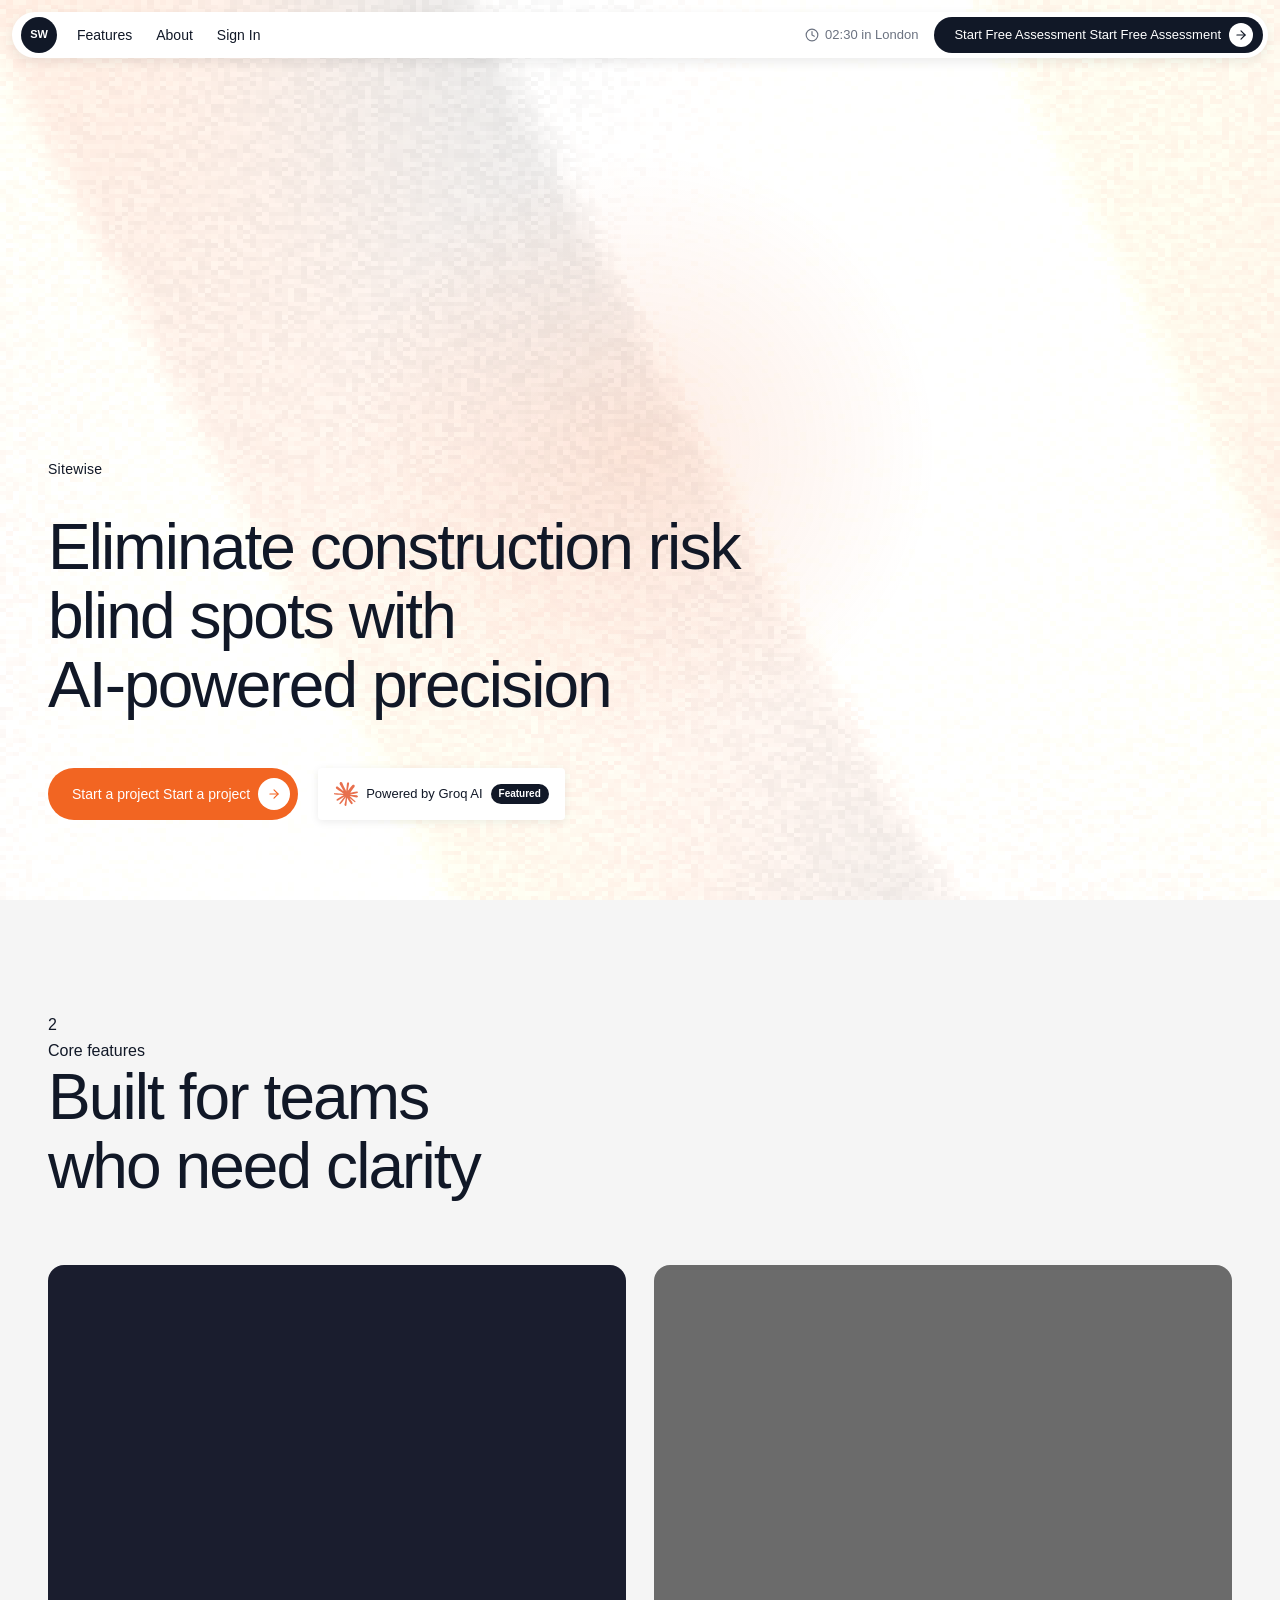
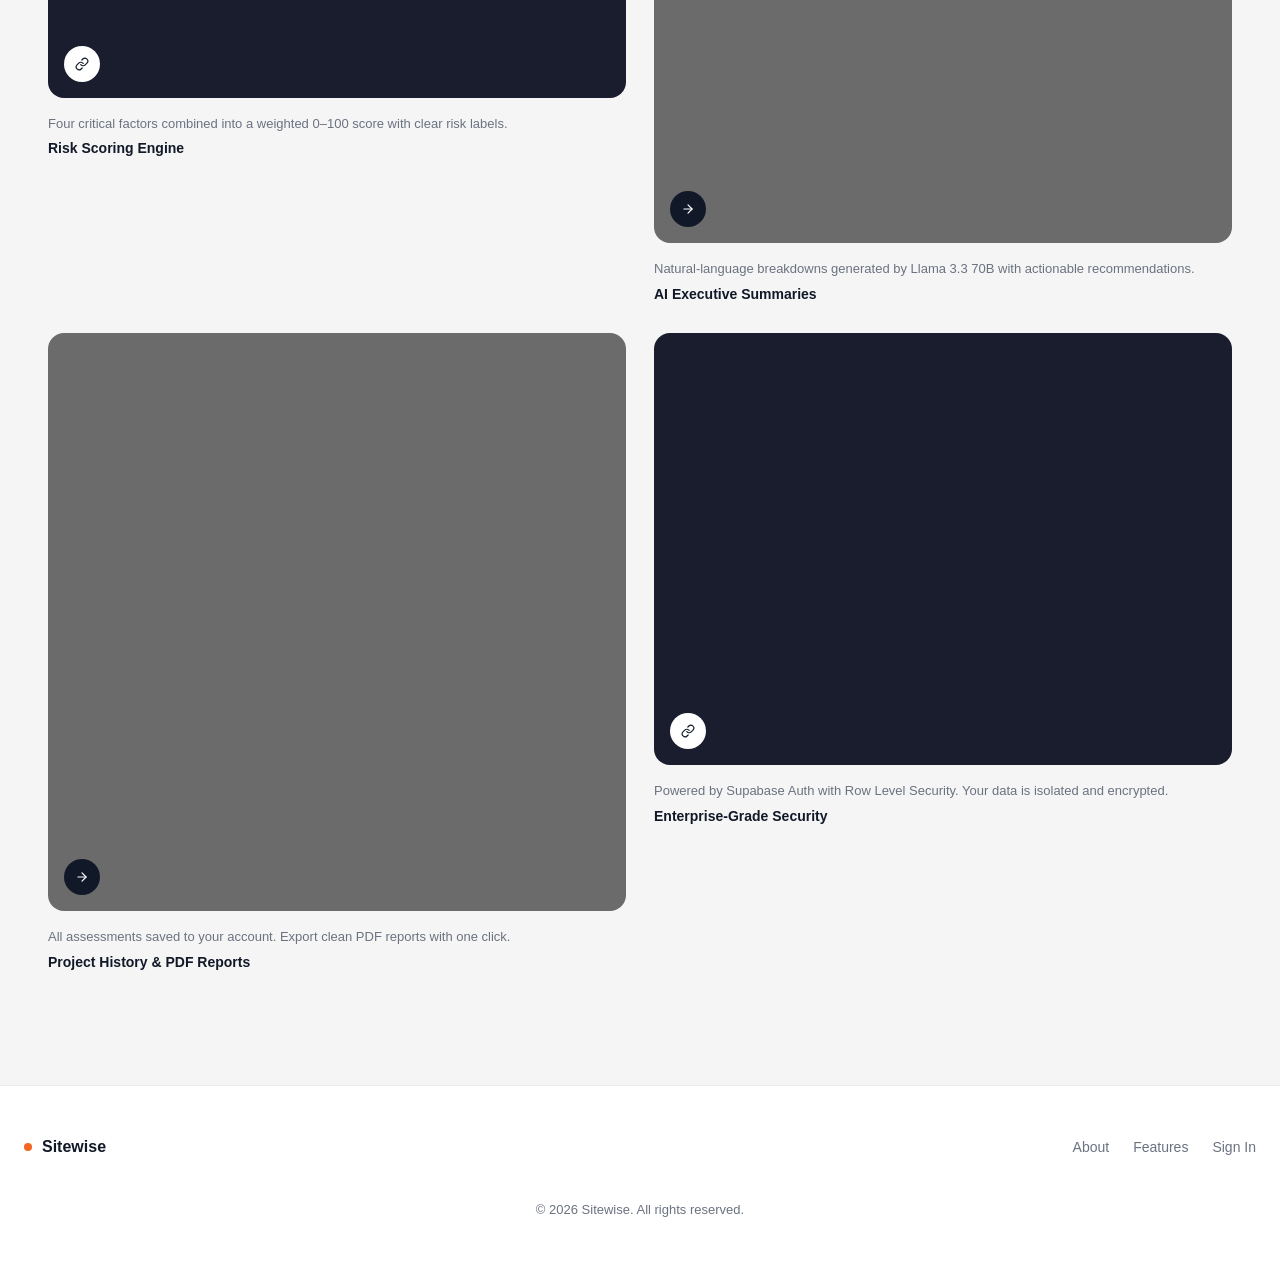
<file: frontend/index.html>
<!DOCTYPE html>
<html lang="en">
<head>
    <meta charset="UTF-8">
    <meta name="viewport" content="width=device-width, initial-scale=1.0">
    <title>Sitewise — Construction Risk Assessment</title>
    <link rel="stylesheet" href="styles.css">
</head>
<body>

    <!-- Navbar -->
    <nav class="lp-nav">
        <div class="lp-nav-left">
            <a href="/" class="lp-nav-logo">SW</a>
            <div class="lp-nav-links">
                <a href="#features" class="lp-nav-link">Features</a>
                <a href="#features" class="lp-nav-link">About</a>
                <a href="auth.html" class="lp-nav-link">Sign In</a>
            </div>
        </div>
        <div class="lp-nav-right">
            <span class="lp-nav-text"></span>
            <div class="lp-nav-time">
                <svg viewBox="0 0 24 24" fill="none" stroke="currentColor" stroke-width="2" stroke-linecap="round" stroke-linejoin="round"><circle cx="12" cy="12" r="10"/><polyline points="12 6 12 12 16 14"/></svg>
                <span id="londonTime">--:-- in London</span>
            </div>
            <a href="auth.html?mode=signup" class="lp-nav-cta group">
                <span class="text-roll-wrap">
                    <span class="text-roll-inner">
                        <span>Start Free Assessment</span>
                        <span>Start Free Assessment</span>
                    </span>
                </span>
                <span class="cta-icon icon-rotate">
                    <svg viewBox="0 0 24 24" fill="none" stroke="currentColor" stroke-width="2" stroke-linecap="round" stroke-linejoin="round"><line x1="5" y1="12" x2="19" y2="12"/><polyline points="12 5 19 12 12 19"/></svg>
                </span>
            </a>
        </div>
        <button class="lp-nav-hamburger" id="hamburgerBtn" aria-label="Menu">
            <svg width="16" height="16" viewBox="0 0 24 24" fill="none" stroke="currentColor" stroke-width="2" stroke-linecap="round"><line x1="3" y1="6" x2="21" y2="6"/><line x1="3" y1="12" x2="21" y2="12"/><line x1="3" y1="18" x2="21" y2="18"/></svg>
        </button>
    </nav>

    <!-- Mobile Menu -->
    <div class="lp-mobile-overlay" id="mobileOverlay">
        <div class="lp-mobile-sheet">
            <div class="time-badge">
                <svg viewBox="0 0 24 24" fill="none" stroke="currentColor" stroke-width="2" stroke-linecap="round" stroke-linejoin="round"><circle cx="12" cy="12" r="10"/><polyline points="12 6 12 12 16 14"/></svg>
                <span id="mobileTime">--:-- in London</span>
            </div>
            <a href="#features" onclick="closeMobile()">Features</a>
            <a href="#features" onclick="closeMobile()">About</a>
            <a href="auth.html">Sign In</a>
            <a href="auth.html?mode=signup" class="mobile-cta group">
                <span class="text-roll-wrap">
                    <span class="text-roll-inner">
                        <span>Start Free Assessment</span>
                        <span>Start Free Assessment</span>
                    </span>
                </span>
                <span class="cta-icon icon-rotate">
                    <svg viewBox="0 0 24 24" fill="none" stroke="currentColor" stroke-width="2" stroke-linecap="round" stroke-linejoin="round"><line x1="5" y1="12" x2="19" y2="12"/><polyline points="12 5 19 12 12 19"/></svg>
                </span>
            </a>
        </div>
    </div>

    <!-- Hero Section -->
    <section class="lp-hero" id="hero">
        <div class="shader-overlay">
            <canvas class="lp-shader-canvas" id="shaderCanvas"></canvas>
        </div>
        <div class="lp-hero-content">
            <div class="lp-hero-label">Sitewise</div>
            <h1 class="lp-hero-headline">
                Eliminate construction risk<br class="sm-break"><span class="sm-hide"> </span>blind spots with<br class="sm-break"><span class="sm-hide"> </span>AI-powered precision
            </h1>
            <div class="lp-hero-cta-row">
                <a href="auth.html?mode=signup" class="lp-btn-orange group">
                    <span class="text-roll-wrap">
                        <span class="text-roll-inner">
                            <span>Start a project</span>
                            <span>Start a project</span>
                        </span>
                    </span>
                    <span class="icon-circle icon-rotate">
                        <svg viewBox="0 0 24 24" fill="none" stroke="currentColor" stroke-width="2" stroke-linecap="round" stroke-linejoin="round"><line x1="5" y1="12" x2="19" y2="12"/><polyline points="12 5 19 12 12 19"/></svg>
                    </span>
                </a>
                <div class="lp-partner-badge">
                    <svg viewBox="0 0 100 100"><path d="m19.6 66.5 19.7-11 .3-1-.3-.5h-1l-3.3-.2-11.2-.3L14 53l-9.5-.5-2.4-.5L0 49l.2-1.5 2-1.3 2.9.2 6.3.5 9.5.6 6.9.4L38 49.1h1.6l.2-.7-.5-.4-.4-.4L29 41l-10.6-7-5.6-4.1-3-2-1.5-2-.6-4.2 2.7-3 3.7.3.9.2 3.7 2.9 8 6.1L37 36l1.5 1.2.6-.4.1-.3-.7-1.1L33 25l-6-10.4-2.7-4.3-.7-2.6c-.3-1-.4-2-.4-3l3-4.2L28 0l4.2.6L33.8 2l2.6 6 4.1 9.3L47 29.9l2 3.8 1 3.4.3 1h.7v-.5l.5-7.2 1-8.7 1-11.2.3-3.2 1.6-3.8 3-2L61 2.6l2 2.9-.3 1.8-1.1 7.7L59 27.1l-1.5 8.2h.9l1-1.1 4.1-5.4 6.9-8.6 3-3.5L77 13l2.3-1.8h4.3l3.1 4.7-1.4 4.9-4.4 5.6-3.7 4.7-5.3 7.1-3.2 5.7.3.4h.7l12-2.6 6.4-1.1 7.6-1.3 3.5 1.6.4 1.6-1.4 3.4-8.2 2-9.6 2-14.3 3.3-.2.1.2.3 6.4.6 2.8.2h6.8l12.6 1 3.3 2 1.9 2.7-.3 2-5.1 2.6-6.8-1.6-16-3.8-5.4-1.3h-.8v.4l4.6 4.5 8.3 7.5L89 80.1l.5 2.4-1.3 2-1.4-.2-9.2-7-3.6-3-8-6.8h-.5v.7l1.8 2.7 9.8 14.7.5 4.5-.7 1.4-2.6 1-2.7-.6-5.8-8-6-9-4.7-8.2-.5.4-2.9 30.2-1.3 1.5-3 1.2-2.5-2-1.4-3 1.4-6.2 1.6-8 1.3-6.4 1.2-7.9.7-2.6v-.2H49L43 72l-9 12.3-7.2 7.6-1.7.7-3-1.5.3-2.8L24 86l10-12.8 6-7.9 4-4.6-.1-.5h-.3L17.2 77.4l-4.7.6-2-2 .2-3 1-1 8-5.5Z"/></svg>
                    <span class="lp-partner-badge-text">Powered by Groq AI</span>
                    <span class="lp-partner-badge-featured">Featured</span>
                </div>
            </div>
        </div>
    </section>

    <!-- Case Studies / Features Section -->
    <section class="lp-cases" id="features">
        <div class="lp-cases-inner">
            <div class="lp-badge-row">
                <div class="lp-badge-num">2</div>
                <span class="lp-badge-label">Core features</span>
            </div>
            <h2 class="lp-cases-heading">Built for teams<br>who need clarity</h2>

            <div class="lp-cases-grid">
                <!-- Card 1 -->
                <div class="lp-case-card">
                    <div class="lp-case-video-wrap aspect-video">
                        <video autoplay muted loop playsInline src="https://d8j0ntlcm91z4.cloudfront.net/user_38xzZboKViGWJOttwIXH07lWA1P/hf_20260516_122702_390f5305-8719-41d5-ae80-d23ab3796c28.mp4"></video>
                        <div class="lp-case-hover-btn">
                            <span class="btn-icon"><svg viewBox="0 0 24 24" fill="none" stroke="currentColor" stroke-width="2" stroke-linecap="round" stroke-linejoin="round"><path d="M10 13a5 5 0 0 0 7.54.54l3-3a5 5 0 0 0-7.07-7.07l-1.72 1.71"/><path d="M14 11a5 5 0 0 0-7.54-.54l-3 3a5 5 0 0 0 7.07 7.07l1.71-1.71"/></svg></span>
                            <span class="btn-text">Learn more</span>
                        </div>
                    </div>
                    <p class="lp-case-desc">Four critical factors combined into a weighted 0&ndash;100 score with clear risk labels.</p>
                    <div class="lp-case-title">Risk Scoring Engine</div>
                </div>

                <!-- Card 2 -->
                <div class="lp-case-card">
                    <div class="lp-case-video-wrap aspect-square">
                        <video autoplay muted loop playsInline src="https://d8j0ntlcm91z4.cloudfront.net/user_38xzZboKViGWJOttwIXH07lWA1P/hf_20260516_123323_f909c2b8-ff6c-4edf-882b-8ebcdbe389b5.mp4"></video>
                        <div class="lp-case-hover-btn dark-btn">
                            <span class="btn-icon"><svg viewBox="0 0 24 24" fill="none" stroke="currentColor" stroke-width="2" stroke-linecap="round" stroke-linejoin="round"><line x1="5" y1="12" x2="19" y2="12"/><polyline points="12 5 19 12 12 19"/></svg></span>
                            <span class="btn-text">View case study</span>
                        </div>
                    </div>
                    <p class="lp-case-desc">Natural-language breakdowns generated by Llama 3.3 70B with actionable recommendations.</p>
                    <div class="lp-case-title">AI Executive Summaries</div>
                </div>

                <!-- Card 3 -->
                <div class="lp-case-card">
                    <div class="lp-case-video-wrap aspect-square">
                        <video autoplay muted loop playsInline src="https://d8j0ntlcm91z4.cloudfront.net/user_38xzZboKViGWJOttwIXH07lWA1P/hf_20260516_122702_390f5305-8719-41d5-ae80-d23ab3796c28.mp4"></video>
                        <div class="lp-case-hover-btn dark-btn">
                            <span class="btn-icon"><svg viewBox="0 0 24 24" fill="none" stroke="currentColor" stroke-width="2" stroke-linecap="round" stroke-linejoin="round"><line x1="5" y1="12" x2="19" y2="12"/><polyline points="12 5 19 12 12 19"/></svg></span>
                            <span class="btn-text">View case study</span>
                        </div>
                    </div>
                    <p class="lp-case-desc">All assessments saved to your account. Export clean PDF reports with one click.</p>
                    <div class="lp-case-title">Project History &amp; PDF Reports</div>
                </div>

                <!-- Card 4 -->
                <div class="lp-case-card">
                    <div class="lp-case-video-wrap aspect-video">
                        <video autoplay muted loop playsInline src="https://d8j0ntlcm91z4.cloudfront.net/user_38xzZboKViGWJOttwIXH07lWA1P/hf_20260516_123323_f909c2b8-ff6c-4edf-882b-8ebcdbe389b5.mp4"></video>
                        <div class="lp-case-hover-btn">
                            <span class="btn-icon"><svg viewBox="0 0 24 24" fill="none" stroke="currentColor" stroke-width="2" stroke-linecap="round" stroke-linejoin="round"><path d="M10 13a5 5 0 0 0 7.54.54l3-3a5 5 0 0 0-7.07-7.07l-1.72 1.71"/><path d="M14 11a5 5 0 0 0-7.54-.54l-3 3a5 5 0 0 0 7.07 7.07l1.71-1.71"/></svg></span>
                            <span class="btn-text">Learn more</span>
                        </div>
                    </div>
                    <p class="lp-case-desc">Powered by Supabase Auth with Row Level Security. Your data is isolated and encrypted.</p>
                    <div class="lp-case-title">Enterprise-Grade Security</div>
                </div>
            </div>
        </div>
    </section>

    <!-- Footer -->
    <footer class="lp-footer">
        <div class="lp-footer-inner">
            <div class="lp-footer-logo">
                <span class="accent-dot"></span>
                Sitewise
            </div>
            <div class="lp-footer-links">
                <a href="#features">About</a>
                <a href="#features">Features</a>
                <a href="auth.html">Sign In</a>
            </div>
            <div class="lp-footer-copy">&copy; 2026 Sitewise. All rights reserved.</div>
        </div>
    </footer>

    <script>
        // ─── London Clock ────────────────────────────────────
        function updateClock() {
            const now = new Date();
            const time = now.toLocaleTimeString('en-GB', { timeZone: 'Europe/London', hour: '2-digit', minute: '2-digit' });
            document.getElementById('londonTime').textContent = time + ' in London';
            const mt = document.getElementById('mobileTime');
            if (mt) mt.textContent = time + ' in London';
        }
        updateClock();
        setInterval(updateClock, 1000);

        // ─── Mobile Menu ────────────────────────────────────
        const overlay = document.getElementById('mobileOverlay');
        document.getElementById('hamburgerBtn').addEventListener('click', () => overlay.classList.add('open'));
        overlay.addEventListener('click', (e) => { if (e.target === overlay) overlay.classList.remove('open'); });
        window.closeMobile = () => overlay.classList.remove('open');

        // ─── Shaders ──────────────────────────────────────
        document.addEventListener('DOMContentLoaded', function() {
            const s = document.createElement('script');
            s.src = 'shader.js';
            document.body.appendChild(s);
        });

        // ─── Smooth scroll for anchor links ────────────────
        document.querySelectorAll('a[href^="#"]').forEach(a => {
            a.addEventListener('click', (e) => {
                const id = a.getAttribute('href');
                if (id === '#') return;
                const el = document.querySelector(id);
                if (el) {
                    e.preventDefault();
                    el.scrollIntoView({ behavior: 'smooth' });
                }
            });
        });
    </script>
</body>
</html>
</file>
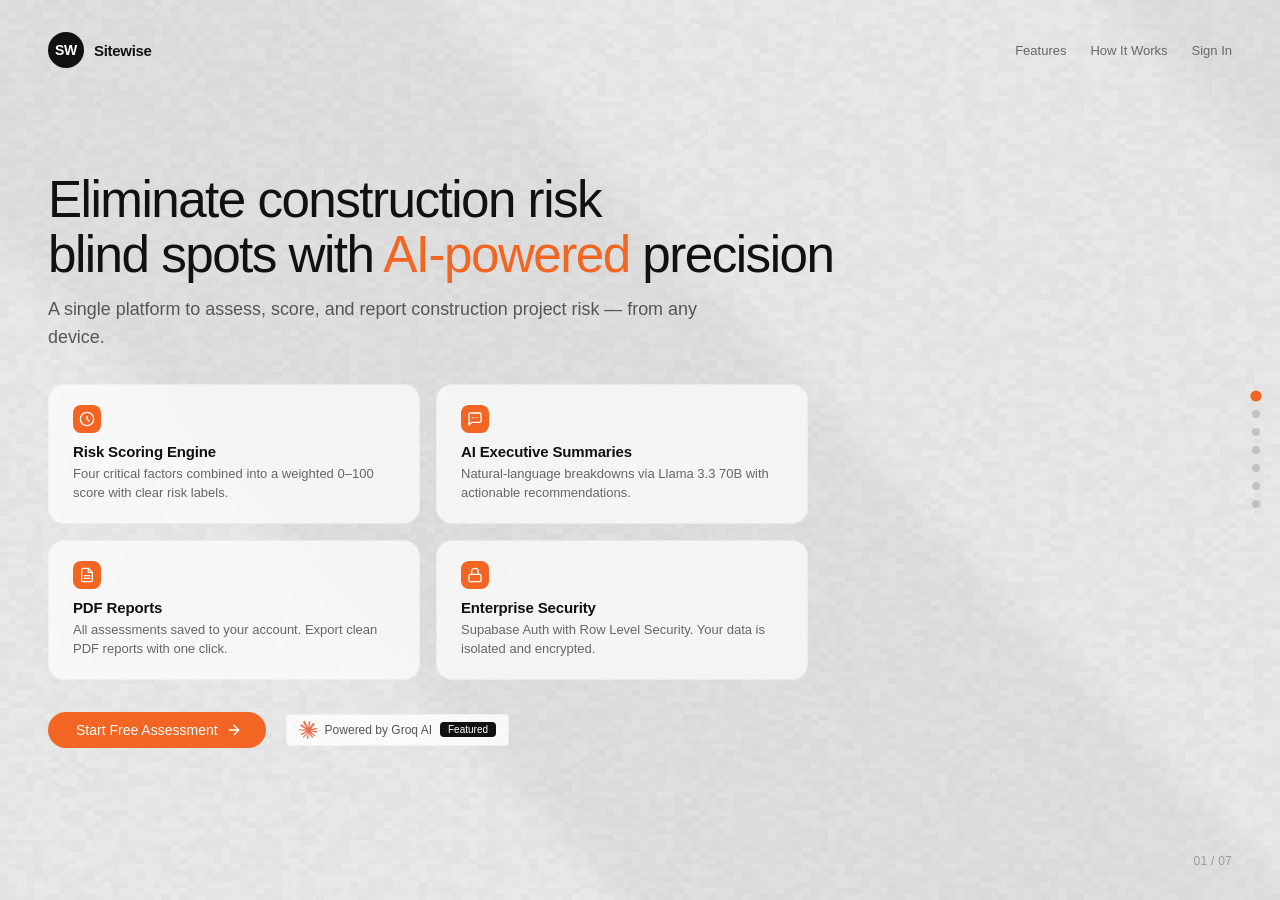
<file: excel/presentation-slide.html>
<!DOCTYPE html>
<html lang="en">
<head>
    <meta charset="UTF-8">
    <meta name="viewport" content="width=device-width, initial-scale=1.0">
    <title>Sitewise — Presentation</title>
    <style>
        *,*::before,*::after{margin:0;padding:0;box-sizing:border-box}
        html{scroll-behavior:smooth}
        body{font-family:-apple-system,BlinkMacSystemFont,"Segoe UI",Roboto,Oxygen,Ubuntu,Cantarell,sans-serif;background:#EFEFEF;color:#111}

        .deck{height:100vh;overflow-y:scroll;scroll-snap-type:y mandatory;-webkit-overflow-scrolling:touch}
        .deck::-webkit-scrollbar{display:none}

        .slide{position:relative;width:100vw;height:100vh;scroll-snap-align:start;display:flex;flex-direction:column;overflow:hidden;flex-shrink:0}
        .shader-overlay{position:absolute;inset:0;z-index:1;pointer-events:none}
        .shader-overlay canvas{display:block;width:100%;height:100%}

        .slide-content{position:relative;z-index:2;flex:1;display:flex;flex-direction:column;padding:32px 48px 48px}
        @media(max-width:768px){.slide-content{padding:20px 24px 32px}}

        /* ─── Nav ─── */
        .slide-nav{display:flex;align-items:center;justify-content:space-between;flex-shrink:0}
        .slide-logo{display:flex;align-items:center;gap:10px;text-decoration:none;color:#111}
        .slide-logo-mark{width:36px;height:36px;background:#111;border-radius:50%;display:flex;align-items:center;justify-content:center;color:#fff;font-weight:700;font-size:14px;letter-spacing:-0.02em}
        .slide-logo-text{font-size:15px;font-weight:600;letter-spacing:-0.02em}
        .slide-nav-links{display:flex;align-items:center;gap:24px}
        .slide-nav-links a{font-size:13px;color:#666;text-decoration:none;transition:color .3s;cursor:default}
        .slide-nav-links a:hover{color:#111}

        /* ─── Body ─── */
        .slide-body{flex:1;display:flex;flex-direction:column;justify-content:center;gap:32px}
        @media(max-width:768px){.slide-body{gap:24px}}

        .slide-headline{max-width:900px}
        .slide-headline h1{font-size:clamp(1.6rem,4vw,3.6rem);font-weight:500;line-height:1.08;letter-spacing:-0.03em;color:#111}
        .slide-headline h2{font-size:clamp(1.3rem,3.2vw,2.8rem);font-weight:500;line-height:1.12;letter-spacing:-0.02em;color:#111}
        .slide-headline .accent{color:#F26522}
        .slide-sub{font-size:clamp(0.95rem,1.4vw,1.2rem);color:#555;line-height:1.6;max-width:700px;margin-top:12px}

        /* ─── Grid ─── */
        .slide-grid{display:grid;grid-template-columns:1fr 1fr;gap:16px;max-width:760px}
        @media(max-width:500px){.slide-grid{grid-template-columns:1fr}}
        .slide-card{background:rgba(255,255,255,.7);backdrop-filter:blur(8px);-webkit-backdrop-filter:blur(8px);border-radius:16px;padding:20px 24px;border:1px solid rgba(0,0,0,.04);transition:transform .3s,box-shadow .3s}
        .slide-card:hover{transform:translateY(-2px);box-shadow:0 8px 24px rgba(0,0,0,.06)}
        .slide-card-icon{width:28px;height:28px;border-radius:8px;background:#F26522;display:flex;align-items:center;justify-content:center;margin-bottom:10px;color:#fff}
        .slide-card-icon svg{width:16px;height:16px;stroke:currentColor;fill:none;stroke-width:2;stroke-linecap:round;stroke-linejoin:round}
        .slide-card h3{font-size:15px;font-weight:600;margin-bottom:4px;letter-spacing:-0.01em}
        .slide-card p{font-size:13px;color:#666;line-height:1.5}

        /* ─── List / Steps ─── */
        .steps{display:flex;flex-direction:column;gap:14px;max-width:650px}
        .step{display:flex;align-items:flex-start;gap:16px;background:rgba(255,255,255,.5);backdrop-filter:blur(6px);-webkit-backdrop-filter:blur(6px);border-radius:14px;padding:18px 22px;border:1px solid rgba(0,0,0,.04)}
        .step-num{width:30px;height:30px;border-radius:50%;background:#F26522;color:#fff;display:flex;align-items:center;justify-content:center;font-size:13px;font-weight:600;flex-shrink:0}
        .step-text{flex:1}
        .step-text strong{display:block;font-size:14px;font-weight:600;margin-bottom:2px}
        .step-text span{font-size:13px;color:#555;line-height:1.5;display:block}

        /* ─── Domain items ─── */
        .domains{display:grid;grid-template-columns:1fr 1fr;gap:12px;max-width:700px}
        @media(max-width:500px){.domains{grid-template-columns:1fr}}
        .domain{background:rgba(255,255,255,.5);backdrop-filter:blur(6px);-webkit-backdrop-filter:blur(6px);border-radius:12px;padding:16px 20px;border:1px solid rgba(0,0,0,.04);border-left:3px solid #F26522}
        .domain h4{font-size:14px;font-weight:600;margin-bottom:4px}
        .domain p{font-size:12.5px;color:#555;line-height:1.5}

        /* ─── Footer row ─── */
        .slide-footer{display:flex;align-items:center;gap:20px;flex-wrap:wrap;flex-shrink:0}
        .slide-cta{display:inline-flex;align-items:center;gap:8px;background:#F26522;color:#fff;border:none;border-radius:999px;padding:10px 24px 10px 28px;font-size:14px;font-weight:500;cursor:pointer;text-decoration:none;transition:background .3s}
        .slide-cta:hover{background:#e05a1a}
        .slide-cta svg{width:16px;height:16px;stroke:currentColor;fill:none;stroke-width:2;stroke-linecap:round;stroke-linejoin:round;transition:transform .3s}
        .slide-cta:hover svg{transform:rotate(-45deg)}
        .slide-badge{display:flex;align-items:center;gap:8px;background:rgba(255,255,255,.8);border-radius:4px;padding:6px 12px;font-size:12px;color:#555;border:1px solid rgba(0,0,0,.04)}
        .slide-badge svg{width:18px;height:18px;fill:#E8704E;flex-shrink:0}
        .slide-badge-featured{background:#111;color:#fff;font-size:10px;padding:2px 8px;border-radius:4px;font-weight:500}
        .slide-badge-text{font-weight:500}

        /* ─── Slide number ─── */
        .slide-number{position:absolute;bottom:32px;right:48px;z-index:3;font-size:12px;color:#999;font-weight:500;letter-spacing:.02em}
        @media(max-width:768px){.slide-number{bottom:20px;right:24px}}

        /* ─── Dots ─── */
        .dots{position:fixed;right:20px;top:50%;transform:translateY(-50%);z-index:100;display:flex;flex-direction:column;gap:10px}
        @media(max-width:600px){.dots{right:10px;gap:8px}}
        .dot{width:8px;height:8px;border-radius:50%;background:rgba(0,0,0,.15);border:none;cursor:pointer;transition:all .3s;padding:0}
        .dot.active{background:#F26522;transform:scale(1.4)}
        .dot:hover{background:#F26522}
        .dot-label{position:absolute;right:18px;top:50%;transform:translateY(-50%);font-size:11px;color:#999;white-space:nowrap;opacity:0;pointer-events:none;transition:opacity .2s}
        .dot:hover .dot-label{opacity:1}

        /* ─── Slide-specific backgrounds (subtle solid fills) ─── */
        .slide-bg-alt .shader-overlay{opacity:.5}
    </style>
</head>
<body>

<div class="deck" id="deck">

    <!-- ═══ SLIDE 1: TITLE ═══ -->
    <div class="slide" data-slide="0">
        <div class="shader-overlay">
            <canvas id="shaderCanvas"></canvas>
        </div>
        <div class="slide-content">
            <div class="slide-nav">
                <a href="#" class="slide-logo" onclick="return false">
                    <span class="slide-logo-mark">SW</span>
                    <span class="slide-logo-text">Sitewise</span>
                </a>
                <div class="slide-nav-links">
                    <a href="#" onclick="return false">Features</a>
                    <a href="#" onclick="return false">How It Works</a>
                    <a href="#" onclick="return false">Sign In</a>
                </div>
            </div>
            <div class="slide-body">
                <div class="slide-headline">
                    <h1>Eliminate construction risk<br>blind spots with <span class="accent">AI-powered</span> precision</h1>
                    <div class="slide-sub">A single platform to assess, score, and report construction project risk — from any device.</div>
                </div>
                <div class="slide-grid">
                    <div class="slide-card">
                        <div class="slide-card-icon"><svg viewBox="0 0 24 24"><circle cx="12" cy="12" r="10"/><path d="M12 8v4l3 3"/></svg></div>
                        <h3>Risk Scoring Engine</h3>
                        <p>Four critical factors combined into a weighted 0–100 score with clear risk labels.</p>
                    </div>
                    <div class="slide-card">
                        <div class="slide-card-icon"><svg viewBox="0 0 24 24"><path d="M21 15a2 2 0 0 1-2 2H7l-4 4V5a2 2 0 0 1 2-2h14a2 2 0 0 1 2 2z"/><path d="M8 10h.01M12 10h.01M16 10h.01"/></svg></div>
                        <h3>AI Executive Summaries</h3>
                        <p>Natural-language breakdowns via Llama 3.3 70B with actionable recommendations.</p>
                    </div>
                    <div class="slide-card">
                        <div class="slide-card-icon"><svg viewBox="0 0 24 24"><path d="M14 2H6a2 2 0 0 0-2 2v16a2 2 0 0 0 2 2h12a2 2 0 0 0 2-2V8z"/><polyline points="14 2 14 8 20 8"/><line x1="16" y1="13" x2="8" y2="13"/><line x1="16" y1="17" x2="8" y2="17"/></svg></div>
                        <h3>PDF Reports</h3>
                        <p>All assessments saved to your account. Export clean PDF reports with one click.</p>
                    </div>
                    <div class="slide-card">
                        <div class="slide-card-icon"><svg viewBox="0 0 24 24"><rect x="3" y="11" width="18" height="11" rx="2" ry="2"/><path d="M7 11V7a5 5 0 0 1 10 0v4"/></svg></div>
                        <h3>Enterprise Security</h3>
                        <p>Supabase Auth with Row Level Security. Your data is isolated and encrypted.</p>
                    </div>
                </div>
                <div class="slide-footer">
                    <a href="#" class="slide-cta" onclick="return false">
                        Start Free Assessment
                        <svg viewBox="0 0 24 24"><line x1="5" y1="12" x2="19" y2="12"/><polyline points="12 5 19 12 12 19"/></svg>
                    </a>
                    <div class="slide-badge">
                        <svg viewBox="0 0 100 100"><path d="m19.6 66.5 19.7-11 .3-1-.3-.5h-1l-3.3-.2-11.2-.3L14 53l-9.5-.5-2.4-.5L0 49l.2-1.5 2-1.3 2.9.2 6.3.5 9.5.6 6.9.4L38 49.1h1.6l.2-.7-.5-.4-.4-.4L29 41l-10.6-7-5.6-4.1-3-2-1.5-2-.6-4.2 2.7-3 3.7.3.9.2 3.7 2.9 8 6.1L37 36l1.5 1.2.6-.4.1-.3-.7-1.1L33 25l-6-10.4-2.7-4.3-.7-2.6c-.3-1-.4-2-.4-3l3-4.2L28 0l4.2.6L33.8 2l2.6 6 4.1 9.3L47 29.9l2 3.8 1 3.4.3 1h.7v-.5l.5-7.2 1-8.7 1-11.2.3-3.2 1.6-3.8 3-2L61 2.6l2 2.9-.3 1.8-1.1 7.7L59 27.1l-1.5 8.2h.9l1-1.1 4.1-5.4 6.9-8.6 3-3.5L77 13l2.3-1.8h4.3l3.1 4.7-1.4 4.9-4.4 5.6-3.7 4.7-5.3 7.1-3.2 5.7.3.4h.7l12-2.6 6.4-1.1 7.6-1.3 3.5 1.6.4 1.6-1.4 3.4-8.2 2-9.6 2-14.3 3.3-.2.1.2.3 6.4.6 2.8.2h6.8l12.6 1 3.3 2 1.9 2.7-.3 2-5.1 2.6-6.8-1.6-16-3.8-5.4-1.3h-.8v.4l4.6 4.5 8.3 7.5L89 80.1l.5 2.4-1.3 2-1.4-.2-9.2-7-3.6-3-8-6.8h-.5v.7l1.8 2.7 9.8 14.7.5 4.5-.7 1.4-2.6 1-2.7-.6-5.8-8-6-9-4.7-8.2-.5.4-2.9 30.2-1.3 1.5-3 1.2-2.5-2-1.4-3 1.4-6.2 1.6-8 1.3-6.4 1.2-7.9.7-2.6v-.2H49L43 72l-9 12.3-7.2 7.6-1.7.7-3-1.5.3-2.8L24 86l10-12.8 6-7.9 4-4.6-.1-.5h-.3L17.2 77.4l-4.7.6-2-2 .2-3 1-1 8-5.5Z"/></svg>
                        <span class="slide-badge-text">Powered by Groq AI</span>
                        <span class="slide-badge-featured">Featured</span>
                    </div>
                </div>
            </div>
            <div class="slide-number">01 / 07</div>
        </div>
    </div>

    <!-- ═══ SLIDE 2: PROBLEM ═══ -->
    <div class="slide slide-bg-alt" data-slide="1">
        <div class="slide-content">
            <div class="slide-nav">
                <a href="#" class="slide-logo" onclick="return false">
                    <span class="slide-logo-mark">SW</span>
                    <span class="slide-logo-text">Sitewise</span>
                </a>
                <div class="slide-nav-links">
                    <a href="#" onclick="return false">Features</a>
                    <a href="#" onclick="return false">How It Works</a>
                    <a href="#" onclick="return false">Sign In</a>
                </div>
            </div>
            <div class="slide-body">
                <div class="slide-headline">
                    <h2>The problem with<br>construction risk assessment</h2>
                    <div class="slide-sub">Most teams still manage project risk with fragmented tools and manual processes — leaving critical blind spots.</div>
                </div>
                <div class="slide-grid" style="max-width:800px">
                    <div class="slide-card">
                        <div class="slide-card-icon"><svg viewBox="0 0 24 24"><line x1="18" y1="6" x2="6" y2="18"/><line x1="6" y1="6" x2="18" y2="18"/></svg></div>
                        <h3>Scattered spreadsheets</h3>
                        <p>Risk data lives across disconnected sheets, emails, and siloed project documents with no single source of truth.</p>
                    </div>
                    <div class="slide-card">
                        <div class="slide-card-icon"><svg viewBox="0 0 24 24"><path d="M12 2v4M12 18v4M4.93 4.93l2.83 2.83M16.24 16.24l2.83 2.83M2 12h4M18 12h4M4.93 19.07l2.83-2.83M16.24 7.76l2.83-2.83"/></svg></div>
                        <h3>No standardized scoring</h3>
                        <p>Every project manager assesses risk differently — inconsistent criteria lead to missed red flags.</p>
                    </div>
                    <div class="slide-card">
                        <div class="slide-card-icon"><svg viewBox="0 0 24 24"><circle cx="12" cy="12" r="10"/><path d="M12 6v6l4 2"/></svg></div>
                        <h3>Slow decision-making</h3>
                        <p>By the time risks are compiled and reviewed, project timelines have already been impacted.</p>
                    </div>
                    <div class="slide-card">
                        <div class="slide-card-icon"><svg viewBox="0 0 24 24"><path d="M12 22s8-4 8-10V5l-8-3-8 3v7c0 6 8 10 8 10z"/></svg></div>
                        <h3>Incomplete oversight</h3>
                        <p>Stakeholders lack a real-time view of project risk, making it hard to prioritize interventions.</p>
                    </div>
                </div>
            </div>
            <div class="slide-number">02 / 07</div>
        </div>
    </div>

    <!-- ═══ SLIDE 3: HOW IT WORKS — INPUT ═══ -->
    <div class="slide" data-slide="2">
        <div class="slide-content">
            <div class="slide-nav">
                <a href="#" class="slide-logo" onclick="return false">
                    <span class="slide-logo-mark">SW</span>
                    <span class="slide-logo-text">Sitewise</span>
                </a>
                <div class="slide-nav-links">
                    <a href="#" onclick="return false">Features</a>
                    <a href="#" onclick="return false">How It Works</a>
                    <a href="#" onclick="return false">Sign In</a>
                </div>
            </div>
            <div class="slide-body">
                <div class="slide-headline">
                    <h2>How it works: <span class="accent">Step 1</span></h2>
                    <div class="slide-sub">Enter your project details — Sitewise does the rest.</div>
                </div>
                <div class="steps">
                    <div class="step">
                        <div class="step-num">1</div>
                        <div class="step-text">
                            <strong>Tell us about your project</strong>
                            <span>Fill out a simple form with your project name, location, budget, timeline, scope, and key stakeholders. The whole process takes under 2 minutes.</span>
                        </div>
                    </div>
                    <div class="step">
                        <div class="step-num">2</div>
                        <div class="step-text">
                            <strong>Rate risk factors</strong>
                            <span>Answer a few guided questions about complexity, safety concerns, regulatory requirements, and team experience. Each answer feeds into the scoring engine.</span>
                        </div>
                    </div>
                    <div class="step">
                        <div class="step-num">3</div>
                        <div class="step-text">
                            <strong>AI processes instantly</strong>
                            <span>Sitewise evaluates your inputs against four risk domains, cross-references them, and generates a complete risk profile — all in seconds.</span>
                        </div>
                    </div>
                </div>
            </div>
            <div class="slide-number">03 / 07</div>
        </div>
    </div>

    <!-- ═══ SLIDE 4: ANALYSIS ═══ -->
    <div class="slide slide-bg-alt" data-slide="3">
        <div class="slide-content">
            <div class="slide-nav">
                <a href="#" class="slide-logo" onclick="return false">
                    <span class="slide-logo-mark">SW</span>
                    <span class="slide-logo-text">Sitewise</span>
                </a>
                <div class="slide-nav-links">
                    <a href="#" onclick="return false">Features</a>
                    <a href="#" onclick="return false">How It Works</a>
                    <a href="#" onclick="return false">Sign In</a>
                </div>
            </div>
            <div class="slide-body">
                <div class="slide-headline">
                    <h2>How it works: <span class="accent">4 risk domains</span></h2>
                    <div class="slide-sub">Our AI evaluates every project across four weighted domains to produce a balanced risk score.</div>
                </div>
                <div class="domains">
                    <div class="domain">
                        <h4>Scope Creep</h4>
                        <p>Assesses project complexity, number of stakeholders, contract type, and change order history. Higher complexity = higher risk.</p>
                    </div>
                    <div class="domain">
                        <h4>Safety &amp; Site Hazards</h4>
                        <p>Evaluates work at height, confined spaces, hazardous materials, and neighboring structures. Flags high-risk site conditions.</p>
                    </div>
                    <div class="domain">
                        <h4>Budget &amp; Schedule Pressure</h4>
                        <p>Measures budget contingency, timeline compression, penalty clauses, and resource availability. Tight margins increase the score.</p>
                    </div>
                    <div class="domain">
                        <h4>Compliance &amp; Regulatory</h4>
                        <p>Reviews permit status, environmental regulations, zoning requirements, and inspection history. Gaps here raise immediate alerts.</p>
                    </div>
                </div>
                <div class="slide-sub" style="margin-top:8px;font-size:13px;color:#888">Each domain contributes to a weighted total — the final 0–100 score tells you exactly where your project stands.</div>
            </div>
            <div class="slide-number">04 / 07</div>
        </div>
    </div>

    <!-- ═══ SLIDE 5: SCORE + SUMMARY ═══ -->
    <div class="slide" data-slide="4">
        <div class="slide-content">
            <div class="slide-nav">
                <a href="#" class="slide-logo" onclick="return false">
                    <span class="slide-logo-mark">SW</span>
                    <span class="slide-logo-text">Sitewise</span>
                </a>
                <div class="slide-nav-links">
                    <a href="#" onclick="return false">Features</a>
                    <a href="#" onclick="return false">How It Works</a>
                    <a href="#" onclick="return false">Sign In</a>
                </div>
            </div>
            <div class="slide-body">
                <div class="slide-headline">
                    <h2>How it works: <span class="accent">Score + Summary</span></h2>
                    <div class="slide-sub">Every assessment generates two powerful outputs — a clear score and an AI-written executive brief.</div>
                </div>
                <div class="slide-grid" style="max-width:800px">
                    <div class="slide-card" style="border-left:3px solid #F26522">
                        <div class="slide-card-icon"><svg viewBox="0 0 24 24"><circle cx="12" cy="12" r="10"/><path d="M12 8v4l3 3"/></svg></div>
                        <h3>Risk Score: 0–100</h3>
                        <p><strong>Low (0–30):</strong> Standard monitoring sufficient<br><strong>Medium (31–55):</strong> Targeted mitigation recommended<br><strong>High (56–75):</strong> Active intervention required<br><strong>Critical (76–100):</strong> Immediate escalation needed</p>
                    </div>
                    <div class="slide-card" style="border-left:3px solid #F26522">
                        <div class="slide-card-icon"><svg viewBox="0 0 24 24"><path d="M21 15a2 2 0 0 1-2 2H7l-4 4V5a2 2 0 0 1 2-2h14a2 2 0 0 1 2 2z"/><path d="M8 10h.01M12 10h.01M16 10h.01"/></svg></div>
                        <h3>AI Executive Summary (Llama 3.3 70B)</h3>
                        <p>A natural-language breakdown of the key risk drivers, a plain-English explanation of the score, and 3–5 prioritized, actionable recommendations to reduce risk. Written in seconds, ready to share with stakeholders.</p>
                    </div>
                </div>
                <div class="slide-sub" style="font-size:13px;color:#888">The combination of a quantitative score and a qualitative narrative gives you both the "what" and the "why" — so you can act with confidence.</div>
            </div>
            <div class="slide-number">05 / 07</div>
        </div>
    </div>

    <!-- ═══ SLIDE 6: EXPORT + SECURITY ═══ -->
    <div class="slide slide-bg-alt" data-slide="5">
        <div class="slide-content">
            <div class="slide-nav">
                <a href="#" class="slide-logo" onclick="return false">
                    <span class="slide-logo-mark">SW</span>
                    <span class="slide-logo-text">Sitewise</span>
                </a>
                <div class="slide-nav-links">
                    <a href="#" onclick="return false">Features</a>
                    <a href="#" onclick="return false">How It Works</a>
                    <a href="#" onclick="return false">Sign In</a>
                </div>
            </div>
            <div class="slide-body">
                <div class="slide-headline">
                    <h2>How it works: <span class="accent">History + Export</span></h2>
                    <div class="slide-sub">All assessments are saved, organized, and exportable — so you never lose a risk profile.</div>
                </div>
                <div class="slide-grid" style="max-width:800px">
                    <div class="slide-card">
                        <div class="slide-card-icon"><svg viewBox="0 0 24 24"><path d="M3 3v18h18"/><path d="M7 16l4-8 4 4 4-6"/></svg></div>
                        <h3>Project history</h3>
                        <p>Every assessment is stored to your account. Browse past projects, compare scores over time, and track risk trends across your portfolio.</p>
                    </div>
                    <div class="slide-card">
                        <div class="slide-card-icon"><svg viewBox="0 0 24 24"><path d="M14 2H6a2 2 0 0 0-2 2v16a2 2 0 0 0 2 2h12a2 2 0 0 0 2-2V8z"/><polyline points="14 2 14 8 20 8"/><line x1="16" y1="13" x2="8" y2="13"/><line x1="16" y1="17" x2="8" y2="17"/></svg></div>
                        <h3>PDF reports</h3>
                        <p>Export any assessment as a clean, professional PDF report with one click. Perfect for stakeholder meetings, compliance documentation, and client deliverables.</p>
                    </div>
                    <div class="slide-card">
                        <div class="slide-card-icon"><svg viewBox="0 0 24 24"><rect x="3" y="11" width="18" height="11" rx="2" ry="2"/><path d="M7 11V7a5 5 0 0 1 10 0v4"/></svg></div>
                        <h3>Enterprise security</h3>
                        <p>Built on Supabase Auth with Row Level Security. Every user's data is isolated, encrypted at rest, and protected. SOC 2 compliant infrastructure.</p>
                    </div>
                    <div class="slide-card">
                        <div class="slide-card-icon"><svg viewBox="0 0 24 24"><circle cx="12" cy="12" r="10"/><path d="M2 12h20"/><path d="M12 2a15.3 15.3 0 0 1 4 10 15.3 15.3 0 0 1-4 10 15.3 15.3 0 0 1-4-10 15.3 15.3 0 0 1 4-10z"/></svg></div>
                        <h3>Anywhere access</h3>
                        <p>Fully responsive web app — works on desktop, tablet, and phone. Assess risk on-site, review on the go, present from any device.</p>
                    </div>
                </div>
            </div>
            <div class="slide-number">06 / 07</div>
        </div>
    </div>

    <!-- ═══ SLIDE 7: CTA ═══ -->
    <div class="slide" data-slide="6">
        <div class="shader-overlay">
            <canvas id="shaderCanvas2"></canvas>
        </div>
        <div class="slide-content">
            <div class="slide-nav">
                <a href="#" class="slide-logo" onclick="return false">
                    <span class="slide-logo-mark">SW</span>
                    <span class="slide-logo-text">Sitewise</span>
                </a>
                <div class="slide-nav-links">
                    <a href="#" onclick="return false">Features</a>
                    <a href="#" onclick="return false">How It Works</a>
                    <a href="#" onclick="return false">Sign In</a>
                </div>
            </div>
            <div class="slide-body" style="align-items:center;text-align:center">
                <div class="slide-headline" style="max-width:700px">
                    <h1>Ready to eliminate<br>risk blind spots?</h1>
                    <div class="slide-sub" style="max-width:500px;margin:12px auto 0">Join teams using Sitewise to assess, score, and report construction project risk with AI-powered precision.</div>
                </div>
                <div style="display:flex;flex-direction:column;align-items:center;gap:24px">
                    <a href="#" class="slide-cta" style="font-size:16px;padding:14px 36px 14px 40px" onclick="return false">
                        Start Free Assessment
                        <svg viewBox="0 0 24 24"><line x1="5" y1="12" x2="19" y2="12"/><polyline points="12 5 19 12 12 19"/></svg>
                    </a>
                    <div class="slide-badge">
                        <svg viewBox="0 0 100 100"><path d="m19.6 66.5 19.7-11 .3-1-.3-.5h-1l-3.3-.2-11.2-.3L14 53l-9.5-.5-2.4-.5L0 49l.2-1.5 2-1.3 2.9.2 6.3.5 9.5.6 6.9.4L38 49.1h1.6l.2-.7-.5-.4-.4-.4L29 41l-10.6-7-5.6-4.1-3-2-1.5-2-.6-4.2 2.7-3 3.7.3.9.2 3.7 2.9 8 6.1L37 36l1.5 1.2.6-.4.1-.3-.7-1.1L33 25l-6-10.4-2.7-4.3-.7-2.6c-.3-1-.4-2-.4-3l3-4.2L28 0l4.2.6L33.8 2l2.6 6 4.1 9.3L47 29.9l2 3.8 1 3.4.3 1h.7v-.5l.5-7.2 1-8.7 1-11.2.3-3.2 1.6-3.8 3-2L61 2.6l2 2.9-.3 1.8-1.1 7.7L59 27.1l-1.5 8.2h.9l1-1.1 4.1-5.4 6.9-8.6 3-3.5L77 13l2.3-1.8h4.3l3.1 4.7-1.4 4.9-4.4 5.6-3.7 4.7-5.3 7.1-3.2 5.7.3.4h.7l12-2.6 6.4-1.1 7.6-1.3 3.5 1.6.4 1.6-1.4 3.4-8.2 2-9.6 2-14.3 3.3-.2.1.2.3 6.4.6 2.8.2h6.8l12.6 1 3.3 2 1.9 2.7-.3 2-5.1 2.6-6.8-1.6-16-3.8-5.4-1.3h-.8v.4l4.6 4.5 8.3 7.5L89 80.1l.5 2.4-1.3 2-1.4-.2-9.2-7-3.6-3-8-6.8h-.5v.7l1.8 2.7 9.8 14.7.5 4.5-.7 1.4-2.6 1-2.7-.6-5.8-8-6-9-4.7-8.2-.5.4-2.9 30.2-1.3 1.5-3 1.2-2.5-2-1.4-3 1.4-6.2 1.6-8 1.3-6.4 1.2-7.9.7-2.6v-.2H49L43 72l-9 12.3-7.2 7.6-1.7.7-3-1.5.3-2.8L24 86l10-12.8 6-7.9 4-4.6-.1-.5h-.3L17.2 77.4l-4.7.6-2-2 .2-3 1-1 8-5.5Z"/></svg>
                        <span class="slide-badge-text">Powered by Groq AI</span>
                        <span class="slide-badge-featured">Featured</span>
                    </div>
                </div>
            </div>
            <div class="slide-number">07 / 07</div>
        </div>
    </div>

</div>

<!-- ═══ NAVIGATION DOTS ═══ -->
<div class="dots" id="dots"></div>

<script>
    // ─── Shader ────────────────────────────────────────────
    function initShader(canvasId) {
        (async function init() {
            const canvas = document.getElementById(canvasId);
            if (!canvas) return;
            const gl = canvas.getContext('webgl');
            if (!gl) return;
            const vertexSrc = 'attribute vec2 p;void main(){gl_Position=vec4(p,0,1);}';
            const fragmentSrc = `
                precision highp float;
                uniform float t; uniform vec2 r;
                float h(vec2 p){return fract(sin(dot(p,vec2(127.1,311.7)))*43758.5453);}
                void main(){
                    vec2 u=gl_FragCoord.xy/r;vec2 c=u-.5;float d=length(c),a=atan(c.y,c.x);
                    float sw=sin(a*1.7+d*3.-t*.2)*.5+.5;
                    vec3 tint=mix(vec3(.937),vec3(1,.373,.012),sw*.04);
                    float gs=sin(u.x*6.+u.y*4.+t*.06)*.5+.5,hl=smoothstep(.4,.6,gs)*.04;
                    float gr=mix(1.,h(floor(u*150.)),.03);
                    vec3 bg=vec3(.937);gl_FragColor=vec4(mix(bg,tint,.15)*(bg+hl)*gr,1);
                }
            `;
            function cs(s,t_){const sh=gl.createShader(t_);gl.shaderSource(sh,s);gl.compileShader(sh);return sh;}
            const vs=cs(vertexSrc,gl.VERTEX_SHADER),fs=cs(fragmentSrc,gl.FRAGMENT_SHADER),p=gl.createProgram();
            gl.attachShader(p,vs);gl.attachShader(p,fs);gl.linkProgram(p);gl.useProgram(p);
            const pl=gl.getAttribLocation(p,'p'),tl=gl.getUniformLocation(p,'t'),rl=gl.getUniformLocation(p,'r');
            const b=gl.createBuffer();gl.bindBuffer(gl.ARRAY_BUFFER,b);
            gl.bufferData(gl.ARRAY_BUFFER,new Float32Array([-1,-1,1,-1,-1,1,1,1]),gl.STATIC_DRAW);
            gl.enableVertexAttribArray(pl);gl.vertexAttribPointer(pl,2,gl.FLOAT,false,0,0);
            function rs(){const w=canvas.parentElement.clientWidth,h=canvas.parentElement.clientHeight;canvas.width=w;canvas.height=h;gl.viewport(0,0,w,h);gl.uniform2f(rl,w,h);}
            rs();window.addEventListener('resize',rs);
            let s=performance.now();
            function rd(){gl.uniform1f(tl,(performance.now()-s)/1000);gl.drawArrays(gl.TRIANGLE_STRIP,0,4);requestAnimationFrame(rd);}
            rd();
        })();
    }
    initShader('shaderCanvas');
    initShader('shaderCanvas2');

    // ─── Dots ──────────────────────────────────────────────
    const deck = document.getElementById('deck');
    const dotsContainer = document.getElementById('dots');
    const slides = document.querySelectorAll('.slide');
    const dotLabels = ['Title', 'Problem', 'Input', 'Domains', 'Score & Summary', 'Export', 'CTA'];

    slides.forEach((_, i) => {
        const dot = document.createElement('button');
        dot.className = 'dot' + (i === 0 ? ' active' : '');
        dot.setAttribute('aria-label', 'Go to slide ' + (i + 1));
        dot.dataset.index = i;
        const label = document.createElement('span');
        label.className = 'dot-label';
        label.textContent = dotLabels[i];
        dot.appendChild(label);
        dot.addEventListener('click', () => {
            slides[i].scrollIntoView({ behavior: 'smooth' });
        });
        dotsContainer.appendChild(dot);
    });

    // ─── Active dot tracking ───────────────────────────────
    const dots = dotsContainer.querySelectorAll('.dot');
    let isScrolling;
    deck.addEventListener('scroll', () => {
        clearTimeout(isScrolling);
        isScrolling = setTimeout(() => {
            const center = deck.scrollTop + deck.clientHeight / 2;
            let activeIdx = 0;
            slides.forEach((slide, i) => {
                const top = slide.offsetTop;
                const bottom = top + slide.clientHeight;
                if (center >= top && center < bottom) activeIdx = i;
            });
            dots.forEach((d, i) => d.classList.toggle('active', i === activeIdx));
        }, 50);
    });

    // ─── Keyboard navigation ───────────────────────────────
    document.addEventListener('keydown', (e) => {
        if (e.key === 'ArrowDown' || e.key === 'ArrowRight') {
            e.preventDefault();
            const active = document.querySelector('.dot.active');
            const next = active?.nextElementSibling;
            if (next) next.click();
        }
        if (e.key === 'ArrowUp' || e.key === 'ArrowLeft') {
            e.preventDefault();
            const active = document.querySelector('.dot.active');
            const prev = active?.previousElementSibling;
            if (prev) prev.click();
        }
    });
</script>
</body>
</html>
</file>
<file: frontend/styles.css>
/* ═══════════════════════════════════════════════════════════════
   SITEWISE — Global Styles (Redesign v2.0)
   ═══════════════════════════════════════════════════════════════ */

/* ─── CSS Variables ───────────────────────────────────── */
:root {
    --bg: #EFEFEF;
    --surface: #FFFFFF;
    --border: rgba(0, 0, 0, 0.08);
    --accent: #F26522;
    --accent-soft: rgba(242, 101, 34, 0.1);
    --accent-glow: rgba(242, 101, 34, 0.2);
    --text-primary: #111827;
    --text-secondary: #6B7280;
    --risk-critical: #DC2626;
    --risk-critical-bg: rgba(220, 38, 38, 0.1);
    --risk-high: #D89544;
    --risk-high-bg: rgba(216, 149, 68, 0.1);
    --risk-medium: #C9A227;
    --risk-medium-bg: rgba(201, 162, 39, 0.1);
    --risk-low: #16A34A;
    --risk-low-bg: rgba(22, 163, 74, 0.1);
    --sidebar-bg: #F8F8F8;
    --sidebar-width: 300px;
    --navbar-height: 64px;
    --transition-smooth: cubic-bezier(0.16, 1, 0.3, 1);
    --transition-bounce: cubic-bezier(0.34, 1.56, 0.64, 1);
    --ease-out-expo: cubic-bezier(0.25, 0.1, 0.25, 1);
}

/* ─── Reset & Base ────────────────────────────────────── */
*, *::before, *::after {
    margin: 0;
    padding: 0;
    box-sizing: border-box;
}

html {
    scroll-behavior: smooth;
    -webkit-font-smoothing: antialiased;
    -moz-osx-font-smoothing: grayscale;
}

body {
    font-family: -apple-system, BlinkMacSystemFont, 'Segoe UI', Roboto, 'Helvetica Neue', Arial, sans-serif;
    color: var(--text-primary);
    background: var(--bg);
    line-height: 1.6;
}

/* ─── Typography ──────────────────────────────────────── */
.font-mono {
    font-family: 'JetBrains Mono', 'SF Mono', Monaco, monospace;
}

h1, h2, h3, h4 {
    font-weight: 600;
    letter-spacing: -0.02em;
    line-height: 1.2;
}

.label-uppercase {
    font-size: 0.75rem;
    font-weight: 600;
    letter-spacing: 0.08em;
    text-transform: uppercase;
    color: var(--text-secondary);
}

/* ─── Shared Animations ───────────────────────────────── */
@keyframes fadeUp {
    from { opacity: 0; transform: translateY(16px); }
    to { opacity: 1; transform: translateY(0); }
}

@keyframes idleFloat {
    0%, 100% { transform: translateY(0); }
    50% { transform: translateY(-6px); }
}

@keyframes dotPulse {
    0%, 100% { opacity: 0.4; transform: scale(1); }
    50% { opacity: 1; transform: scale(1.3); }
}

@keyframes fadeScaleIn {
    from { opacity: 0; transform: scale(0.97); }
    to { opacity: 1; transform: scale(1); }
}

/* ─── Text-Roll Hover Animation ───────────────────────── */
.text-roll-wrap {
    display: inline-flex;
    flex-direction: column;
    overflow: hidden;
    height: 20px;
    line-height: 20px;
    vertical-align: middle;
}

.text-roll-inner {
    transition: transform 0.5s var(--ease-out-expo);
}

.group:hover .text-roll-inner {
    transform: translateY(-50%);
}

.icon-rotate {
    transition: transform 0.5s var(--ease-out-expo);
}

.group:hover .icon-rotate {
    transform: rotate(-45deg);
}

/* ─── Landing Page Navbar ─────────────────────────────── */
.lp-nav {
    position: fixed;
    top: 12px;
    left: 50%;
    transform: translateX(-50%);
    z-index: 1000;
    display: flex;
    align-items: center;
    justify-content: space-between;
    width: calc(100% - 24px);
    max-width: 1440px;
    padding: 5px;
    background: #fff;
    border-radius: 9999px;
    box-shadow: 0 4px 12px rgba(0,0,0,0.08);
}

.lp-nav-left {
    display: flex;
    align-items: center;
    gap: 0;
}

.lp-nav-logo {
    width: 36px;
    height: 36px;
    background: #111827;
    border-radius: 50%;
    display: flex;
    align-items: center;
    justify-content: center;
    color: #fff;
    font-size: 11px;
    font-weight: 700;
    letter-spacing: -0.02em;
    text-decoration: none;
    flex-shrink: 0;
    margin-left: 4px;
}

.lp-nav-links {
    display: none;
    align-items: center;
    gap: 24px;
    margin-left: 20px;
}

.lp-nav-link {
    font-size: 0.875rem;
    color: #111827;
    text-decoration: none;
    transition: color 0.3s;
}

.lp-nav-link:hover {
    color: #9CA3AF;
}

.lp-nav-right {
    display: none;
    align-items: center;
    gap: 16px;
}

.lp-nav-text {
    display: none;
    font-size: 0.8125rem;
    color: #6B7280;
    white-space: nowrap;
}

@media (min-width: 1024px) {
    .lp-nav-text { display: block; }
}

.lp-nav-time {
    display: flex;
    align-items: center;
    gap: 6px;
    font-size: 0.8125rem;
    color: #6B7280;
}

.lp-nav-time svg {
    width: 14px;
    height: 14px;
    flex-shrink: 0;
}

.lp-nav-cta {
    display: inline-flex;
    align-items: center;
    gap: 8px;
    padding: 6px 10px 6px 20px;
    background: #111827;
    color: #fff;
    border-radius: 9999px;
    font-size: 0.8125rem;
    font-weight: 500;
    text-decoration: none;
    white-space: nowrap;
    transition: background 0.3s;
}

.lp-nav-cta:hover {
    background: #1F2937;
}

.lp-nav-cta .cta-icon {
    width: 24px;
    height: 24px;
    border-radius: 50%;
    background: #fff;
    display: flex;
    align-items: center;
    justify-content: center;
    color: #111827;
    flex-shrink: 0;
}

.lp-nav-cta .cta-icon svg {
    width: 14px;
    height: 14px;
}

.lp-nav-hamburger {
    display: flex;
    align-items: center;
    justify-content: center;
    width: 36px;
    height: 36px;
    background: #111827;
    border: none;
    border-radius: 50%;
    color: #fff;
    font-size: 0.875rem;
    cursor: pointer;
    margin-right: 4px;
}

/* Mobile Menu */
.lp-mobile-overlay {
    position: fixed;
    inset: 0;
    background: rgba(0,0,0,0.6);
    z-index: 50;
    opacity: 0;
    pointer-events: none;
    transition: opacity 0.3s;
}

.lp-mobile-overlay.open {
    opacity: 1;
    pointer-events: all;
}

.lp-mobile-sheet {
    position: fixed;
    bottom: 0;
    left: 0;
    right: 0;
    z-index: 51;
    background: #fff;
    border-radius: 16px 16px 0 0;
    margin: 0 12px 12px;
    padding: 24px;
    transform: translateY(100%);
    transition: transform 0.5s cubic-bezier(0.32, 0.72, 0, 1);
}

.lp-mobile-overlay.open .lp-mobile-sheet {
    transform: translateY(0);
}

.lp-mobile-sheet .time-badge {
    display: inline-flex;
    align-items: center;
    gap: 6px;
    padding: 6px 14px;
    background: #F3F4F6;
    border-radius: 9999px;
    font-size: 0.8125rem;
    color: #6B7280;
    margin-bottom: 24px;
}

.lp-mobile-sheet .time-badge svg {
    width: 14px;
    height: 14px;
}

.lp-mobile-sheet a {
    display: block;
    font-size: 1.75rem;
    font-weight: 500;
    color: #111827;
    text-decoration: none;
    padding: 12px 0;
    letter-spacing: -0.02em;
}

.lp-mobile-sheet .mobile-cta {
    display: inline-flex;
    align-items: center;
    gap: 8px;
    margin-top: 16px;
    padding: 10px 16px 10px 24px;
    background: #111827;
    color: #fff;
    border-radius: 9999px;
    font-size: 0.875rem;
    font-weight: 500;
    text-decoration: none;
}

.lp-mobile-sheet .mobile-cta .cta-icon {
    width: 28px;
    height: 28px;
    border-radius: 50%;
    background: #fff;
    display: flex;
    align-items: center;
    justify-content: center;
    color: #111827;
}

@media (min-width: 768px) {
    .lp-nav-links { display: flex; }
    .lp-nav-right { display: flex; }
    .lp-nav-hamburger { display: none; }
    .lp-mobile-overlay { display: none; }
}

/* ─── Hero Section ────────────────────────────────────── */
.lp-hero {
    position: relative;
    min-height: 100vh;
    background: #EFEFEF;
    display: flex;
    flex-direction: column;
    overflow: hidden;
}

.lp-hero::before {
    content: '';
    position: absolute;
    top: 50%;
    left: 50%;
    transform: translate(-50%, -50%);
    width: 600px;
    height: 600px;
    border-radius: 50%;
    background: radial-gradient(circle at center, rgba(242,101,34,0.12) 0%, transparent 70%);
    pointer-events: none;
    z-index: 2;
    animation: heroGlowPulse 6s ease-in-out infinite;
}

@keyframes heroGlowPulse {
    0%, 100% { transform: translate(-50%, -50%) scale(1); opacity: 0.6; }
    50% { transform: translate(-50%, -50%) scale(1.15); opacity: 1; }
}

.shader-overlay {
    position: absolute;
    inset: 0;
    z-index: 1;
    pointer-events: none;
}

.shader-overlay canvas {
    display: block;
    width: 100%;
    height: 100%;
}

.lp-hero-content {
    position: relative;
    z-index: 10;
    flex: 1;
    display: flex;
    flex-direction: column;
    justify-content: flex-end;
    width: 100%;
    max-width: 1440px;
    margin: 0 auto;
    padding: 0 20px 56px;
}

@media (min-width: 640px) {
    .lp-hero-content { padding: 0 32px 64px; }
}

@media (min-width: 1024px) {
    .lp-hero-content { padding: 0 48px 80px; }
}

.lp-hero-label {
    font-size: 0.8125rem;
    color: #111827;
    letter-spacing: 0.02em;
    margin-bottom: 20px;
}

@media (min-width: 640px) {
    .lp-hero-label { font-size: 0.875rem; margin-bottom: 32px; }
}

.lp-hero-headline {
    font-size: clamp(1.75rem, 7vw, 4.2rem);
    font-weight: 500;
    line-height: 1.08;
    letter-spacing: -0.03em;
    color: #111827;
    max-width: 900px;
}

@media (min-width: 640px) {
    .lp-hero-headline { font-size: clamp(2.5rem, 5vw, 4.2rem); }
}

.lp-hero-headline .sm-break {
    display: none;
}

@media (min-width: 640px) {
    .lp-hero-headline .sm-break { display: block; }
    .lp-hero-headline .sm-hide { display: none; }
}

.lp-hero-cta-row {
    display: flex;
    flex-direction: column;
    gap: 16px;
    margin-top: 32px;
}

@media (min-width: 640px) {
    .lp-hero-cta-row {
        flex-direction: row;
        gap: 20px;
        margin-top: 48px;
    }
}

.lp-btn-orange {
    display: inline-flex;
    align-items: center;
    gap: 8px;
    padding: 8px 8px 8px 20px;
    background: #F26522;
    color: #fff;
    border: none;
    border-radius: 9999px;
    font-size: 0.8125rem;
    font-weight: 500;
    text-decoration: none;
    cursor: pointer;
    transition: background 0.3s;
    width: fit-content;
}

@media (min-width: 640px) {
    .lp-btn-orange { font-size: 0.875rem; padding: 10px 8px 10px 24px; }
}

.lp-btn-orange:hover {
    background: #e05a1a;
}

.lp-btn-orange .icon-circle {
    width: 28px;
    height: 28px;
    border-radius: 50%;
    background: #fff;
    display: flex;
    align-items: center;
    justify-content: center;
    color: #F26522;
    flex-shrink: 0;
}

@media (min-width: 640px) {
    .lp-btn-orange .icon-circle { width: 32px; height: 32px; }
}

.lp-btn-orange .icon-circle svg {
    width: 14px;
    height: 14px;
}

.lp-partner-badge {
    display: inline-flex;
    align-items: center;
    gap: 8px;
    padding: 8px 16px;
    background: #fff;
    border-radius: 4px;
    box-shadow: 0 2px 8px rgba(0,0,0,0.08);
    transition: box-shadow 0.3s;
    width: fit-content;
}

.lp-partner-badge:hover {
    box-shadow: 0 4px 16px rgba(0,0,0,0.12);
}

.lp-partner-badge svg {
    width: 20px;
    height: 20px;
    fill: currentColor;
    color: #E8704E;
    flex-shrink: 0;
}

@media (min-width: 640px) {
    .lp-partner-badge svg { width: 24px; height: 24px; }
}

.lp-partner-badge-text {
    font-size: 0.8125rem;
    font-weight: 500;
    color: #111827;
}

.lp-partner-badge-featured {
    font-size: 0.625rem;
    font-weight: 600;
    background: #111827;
    color: #fff;
    padding: 2px 8px;
    border-radius: 9999px;
}

/* ─── Case Studies Section ────────────────────────────── */
.lp-cases {
    background: #F5F5F5;
    padding: 64px 0;
}

@media (min-width: 640px) {
    .lp-cases { padding: 80px 0; }
}

@media (min-width: 1024px) {
    .lp-cases { padding: 112px 0; }
}

.lp-cases-inner {
    max-width: 1440px;
    margin: 0 auto;
    padding: 0 20px;
}

@media (min-width: 640px) {
    .lp-cases-inner { padding: 0 32px; }
}

@media (min-width: 1024px) {
    .lp-cases-inner { padding: 0 48px; }
}

.lp-cases-heading {
    font-size: clamp(1.75rem, 7vw, 4.2rem);
    font-weight: 500;
    line-height: 1.08;
    letter-spacing: -0.03em;
    color: #111827;
    margin-bottom: 40px;
}

@media (min-width: 640px) {
    .lp-cases-heading { font-size: clamp(2.5rem, 5vw, 4.2rem); }
}

@media (min-width: 1024px) {
    .lp-cases-heading { margin-bottom: 64px; }
}

.lp-cases-grid {
    display: grid;
    grid-template-columns: 1fr;
    gap: 20px;
}

@media (min-width: 768px) {
    .lp-cases-grid { grid-template-columns: 1fr 1fr; gap: 24px; }
}

@media (min-width: 1024px) {
    .lp-cases-grid { gap: 28px; }
}

.lp-case-card {
    cursor: pointer;
}

.lp-case-video-wrap {
    position: relative;
    border-radius: 16px;
    overflow: hidden;
    background: #1a1d2e;
}

.lp-case-video-wrap video {
    width: 100%;
    height: 100%;
    object-fit: cover;
    display: block;
}

.lp-case-video-wrap.aspect-video {
    aspect-ratio: 329/246;
}

.lp-case-video-wrap.aspect-square {
    aspect-ratio: 1/1;
    background: #6b6b6b;
}

.lp-case-hover-btn {
    position: absolute;
    bottom: 16px;
    left: 16px;
    display: flex;
    align-items: center;
    gap: 0;
    height: 36px;
    width: 36px;
    border-radius: 50%;
    background: #fff;
    border: none;
    cursor: pointer;
    overflow: hidden;
    transition: width 0.3s ease-in-out, border-radius 0.3s ease-in-out;
    padding: 0;
}

.lp-case-card:hover .lp-case-hover-btn {
    width: 148px;
    border-radius: 9999px;
}

.lp-case-card:hover .lp-case-hover-btn.dark-btn {
    width: 168px;
}

.lp-case-hover-btn.dark-btn {
    background: #111827;
    color: #fff;
}

.lp-case-hover-btn .btn-icon {
    width: 36px;
    height: 36px;
    border-radius: 50%;
    display: flex;
    align-items: center;
    justify-content: center;
    flex-shrink: 0;
    font-size: 0;
}

.lp-case-hover-btn .btn-icon svg {
    width: 14px;
    height: 14px;
}

.lp-case-hover-btn .btn-text {
    font-size: 0.8125rem;
    font-weight: 500;
    white-space: nowrap;
    opacity: 0;
    transition: opacity 0.2s ease-in-out 0.1s;
    padding-right: 12px;
}

.lp-case-card:hover .lp-case-hover-btn .btn-text {
    opacity: 1;
}

.lp-case-desc {
    font-size: 0.8125rem;
    color: #6B7280;
    margin-top: 16px;
    line-height: 1.5;
}

.lp-case-title {
    font-size: 0.875rem;
    font-weight: 600;
    color: #111827;
    margin-top: 4px;
}

/* ─── Landing Page Footer ─────────────────────────────── */
.lp-footer {
    background: #fff;
    border-top: 1px solid rgba(0,0,0,0.08);
    padding: 48px 24px;
}

.lp-footer-inner {
    max-width: 1440px;
    margin: 0 auto;
    display: flex;
    justify-content: space-between;
    align-items: center;
    flex-wrap: wrap;
    gap: 24px;
}

.lp-footer-logo {
    display: flex;
    align-items: center;
    gap: 10px;
    color: #111827;
    font-weight: 600;
}

.lp-footer-logo .accent-dot {
    width: 8px;
    height: 8px;
    border-radius: 50%;
    background: var(--accent);
}

.lp-footer-links {
    display: flex;
    gap: 24px;
}

.lp-footer-links a {
    color: #6B7280;
    text-decoration: none;
    font-size: 0.875rem;
    transition: color 0.3s;
}

.lp-footer-links a:hover {
    color: #111827;
}

.lp-footer-copy {
    color: #6B7280;
    font-size: 0.8125rem;
    width: 100%;
    text-align: center;
    margin-top: 16px;
}

/* ─── Navbar (Internal Pages) ─────────────────────────── */
.navbar {
    position: fixed;
    top: 16px;
    left: 50%;
    transform: translateX(-50%);
    z-index: 1000;
    display: flex;
    align-items: center;
    justify-content: space-between;
    width: 90%;
    max-width: 1200px;
    padding: 0 24px;
    height: 56px;
    background: #fff;
    border-radius: 50px;
    box-shadow: 0 1px 3px rgba(0,0,0,0.06);
}

.navbar-logo {
    display: flex;
    align-items: center;
    gap: 10px;
    text-decoration: none;
    color: #111827;
    font-weight: 600;
    font-size: 1.1rem;
}

.navbar-logo .accent-dot {
    width: 8px;
    height: 8px;
    border-radius: 50%;
    background: var(--accent);
    display: inline-block;
}

.navbar-links {
    display: flex;
    align-items: center;
    gap: 4px;
}

.navbar-links a {
    padding: 8px 18px;
    border-radius: 50px;
    text-decoration: none;
    color: #6B7280;
    font-size: 0.875rem;
    font-weight: 500;
    transition: all 0.3s var(--transition-smooth);
}

.navbar-links a:hover {
    color: #111827;
    background: rgba(0,0,0,0.04);
}

.navbar-links a.active {
    color: #fff;
    background: var(--accent);
}

.navbar-hamburger {
    display: none;
    background: none;
    border: none;
    color: #111827;
    font-size: 1.5rem;
    cursor: pointer;
    padding: 8px;
}

/* Mobile Drawer (Internal Pages) */
.mobile-drawer {
    display: none;
    position: fixed;
    top: 0;
    right: 0;
    width: 100%;
    height: 100vh;
    background: #fff;
    z-index: 1001;
    flex-direction: column;
    align-items: center;
    justify-content: center;
    gap: 32px;
    transition: transform 0.8s var(--transition-smooth), opacity 0.8s var(--transition-smooth);
    pointer-events: none;
    opacity: 0;
    transform: translateX(100%);
}

.mobile-drawer.open {
    pointer-events: all;
    opacity: 1;
    transform: translateX(0);
}

.mobile-drawer a {
    color: #111827;
    font-size: 1.25rem;
    font-weight: 700;
    text-transform: uppercase;
    letter-spacing: 0.12em;
    text-decoration: none;
    transition: color 0.3s;
}

.mobile-drawer a:hover,
.mobile-drawer a.active {
    color: var(--accent);
}

.mobile-drawer .close-btn {
    position: absolute;
    top: 24px;
    right: 24px;
    background: none;
    border: none;
    color: #111827;
    font-size: 2rem;
    cursor: pointer;
}

@media (max-width: 768px) {
    .navbar-links { display: none; }
    .navbar-hamburger { display: block; }
    .mobile-drawer { display: flex; }
}

/* ─── Buttons ─────────────────────────────────────────── */
.btn-primary {
    display: inline-flex;
    align-items: center;
    gap: 8px;
    padding: 12px 24px;
    background: var(--accent);
    color: #fff;
    font-size: 0.9375rem;
    font-weight: 600;
    border: none;
    border-radius: 50px;
    cursor: pointer;
    text-decoration: none;
    transition: opacity 0.3s var(--transition-smooth);
    position: relative;
    font-family: inherit;
}

.btn-primary:hover {
    opacity: 0.85;
}

.btn-primary:active {
    transform: scale(0.98);
}

.btn-primary.full {
    width: 100%;
    justify-content: center;
    padding: 14px;
}

.btn-secondary {
    display: inline-flex;
    align-items: center;
    gap: 8px;
    padding: 10px 20px;
    background: transparent;
    border: 1px solid rgba(0,0,0,0.1);
    border-radius: 50px;
    font-size: 0.8125rem;
    font-weight: 500;
    color: #6B7280;
    cursor: pointer;
    transition: all 0.3s var(--transition-smooth);
    font-family: inherit;
    text-decoration: none;
}

.btn-secondary:hover {
    border-color: var(--accent);
    color: var(--accent);
    background: var(--accent-soft);
}

/* ─── Auth Page ───────────────────────────────────────── */
.auth-page {
    min-height: 100vh;
    background: var(--bg);
    display: flex;
    align-items: center;
    justify-content: center;
    padding: 100px 24px 24px;
    position: relative;
}

.auth-card {
    position: relative;
    z-index: 1;
    width: 100%;
    max-width: 420px;
    background: #fff;
    border: 1px solid rgba(0,0,0,0.08);
    border-radius: 20px;
    padding: 48px 40px;
    box-shadow: 0 4px 24px rgba(0,0,0,0.04);
}

.auth-card h2 {
    color: #111827;
    font-size: 1.5rem;
    margin-bottom: 8px;
    text-align: center;
}

.auth-card .subtitle {
    color: #6B7280;
    font-size: 0.9375rem;
    text-align: center;
    margin-bottom: 32px;
}

.form-group {
    margin-bottom: 20px;
}

.form-group label {
    display: block;
    color: #111827;
    font-size: 0.8125rem;
    font-weight: 500;
    margin-bottom: 8px;
}

.form-group input {
    width: 100%;
    padding: 12px 16px;
    background: #F9FAFB;
    border: 1px solid rgba(0,0,0,0.1);
    border-radius: 12px;
    color: #111827;
    font-size: 0.9375rem;
    font-family: inherit;
    outline: none;
    transition: all 0.3s var(--transition-smooth);
}

.form-group input:focus {
    border-color: var(--accent);
    box-shadow: 0 0 0 3px var(--accent-glow);
}

.form-group input::placeholder {
    color: #9CA3AF;
}

.auth-switch {
    text-align: center;
    margin-top: 24px;
    color: #6B7280;
    font-size: 0.875rem;
}

.auth-switch a {
    color: var(--accent);
    text-decoration: none;
    font-weight: 500;
    cursor: pointer;
}

.auth-switch a:hover {
    text-decoration: underline;
}

.auth-error {
    color: var(--risk-critical);
    font-size: 0.8125rem;
    text-align: center;
    margin: 12px 0;
    display: none;
}

.auth-error.visible {
    display: block;
}

/* ─── Glow Orb ────────────────────────────────────────── */
.glow-orb {
    position: absolute;
    border-radius: 50%;
    background: radial-gradient(circle at center, var(--accent-glow) 0%, transparent 70%);
    pointer-events: none;
    z-index: 0;
}

.glow-orb-sm {
    width: 200px;
    height: 200px;
    opacity: 0.4;
}

.glow-orb-md {
    width: 400px;
    height: 400px;
    opacity: 0.3;
}

.glow-orb-lg {
    width: 600px;
    height: 600px;
    opacity: 0.2;
}

/* ─── Glass Card ──────────────────────────────────────── */
.glass-card {
    background: #fff;
    border: 1px solid rgba(0,0,0,0.08);
    border-radius: 16px;
    transition: all 0.3s var(--transition-smooth);
}

.glass-card:hover {
    box-shadow: 0 4px 16px rgba(0,0,0,0.06);
}

.glass-card-strong {
    background: #fff;
    border: 1px solid rgba(0,0,0,0.08);
    border-radius: 16px;
    box-shadow: 0 4px 24px rgba(0,0,0,0.04);
}

/* ─── Scroll Reveal ───────────────────────────────────── */
.reveal {
    opacity: 0;
    transform: translateY(40px);
    transition: opacity 0.8s cubic-bezier(0.16, 1, 0.3, 1),
                transform 0.8s cubic-bezier(0.16, 1, 0.3, 1);
}

.reveal.visible {
    opacity: 1;
    transform: translateY(0);
}

.reveal-delay-1 { transition-delay: 0.1s; }
.reveal-delay-2 { transition-delay: 0.2s; }
.reveal-delay-3 { transition-delay: 0.3s; }
.reveal-delay-4 { transition-delay: 0.4s; }

/* ─── Idle Float ──────────────────────────────────────── */
.idle-float {
    animation: idleFloat 5s ease-in-out infinite;
}

.idle-float-slow {
    animation: idleFloat 7s ease-in-out infinite;
}

.idle-float-fast {
    animation: idleFloat 3s ease-in-out infinite;
}

/* ─── Footer (Internal Pages) ─────────────────────────── */
.footer {
    background: #fff;
    border-top: 1px solid rgba(0,0,0,0.08);
    padding: 48px 24px;
}

.footer-inner {
    max-width: 1200px;
    margin: 0 auto;
    display: flex;
    justify-content: space-between;
    align-items: center;
    flex-wrap: wrap;
    gap: 24px;
}

.footer-logo {
    display: flex;
    align-items: center;
    gap: 10px;
    color: #111827;
    font-weight: 600;
}

.footer-logo .accent-dot {
    width: 8px;
    height: 8px;
    border-radius: 50%;
    background: var(--accent);
}

.footer-links {
    display: flex;
    gap: 24px;
}

.footer-links a {
    color: #6B7280;
    text-decoration: none;
    font-size: 0.875rem;
    transition: color 0.3s;
}

.footer-links a:hover {
    color: #111827;
}

.footer-copy {
    color: #6B7280;
    font-size: 0.8125rem;
    width: 100%;
    text-align: center;
    margin-top: 16px;
}

/* ─── App Shell ───────────────────────────────────────── */
.app-shell {
    display: flex;
    height: 100vh;
    overflow: hidden;
    background: var(--bg);
}

/* Sidebar */
.app-sidebar {
    width: var(--sidebar-width);
    min-width: var(--sidebar-width);
    background: var(--sidebar-bg);
    display: flex;
    flex-direction: column;
    border-right: 1px solid var(--border);
    transition: transform 0.4s var(--transition-smooth);
    z-index: 100;
}

.sidebar-header {
    padding: 20px 20px 16px;
    display: flex;
    align-items: center;
    justify-content: space-between;
    border-bottom: 1px solid var(--border);
}

.sidebar-logo {
    display: flex;
    align-items: center;
    gap: 10px;
    color: #111827;
    font-weight: 600;
    font-size: 1rem;
    text-decoration: none;
}

.sidebar-logo .accent-dot {
    width: 8px;
    height: 8px;
    border-radius: 50%;
    background: var(--accent);
}

.sidebar-close {
    display: none;
    background: none;
    border: none;
    color: #6B7280;
    font-size: 1.25rem;
    cursor: pointer;
}

.new-assessment-btn {
    margin: 16px 20px;
    padding: 12px 20px;
    background: var(--accent);
    color: #fff;
    border: none;
    border-radius: 50px;
    font-size: 0.875rem;
    font-weight: 600;
    cursor: pointer;
    transition: all 0.3s var(--transition-smooth);
    display: flex;
    align-items: center;
    justify-content: center;
    gap: 8px;
    font-family: inherit;
}

.new-assessment-btn:hover {
    opacity: 0.85;
}

.sidebar-nav {
    padding: 4px 12px;
    border-bottom: 1px solid var(--border);
    margin-bottom: 4px;
}

.sidebar-nav-link {
    display: flex;
    align-items: center;
    gap: 10px;
    padding: 10px 12px;
    border-radius: 10px;
    color: #6B7280;
    text-decoration: none;
    font-size: 0.8125rem;
    font-weight: 500;
    transition: all 0.3s var(--transition-smooth);
}

.sidebar-nav-link:hover {
    background: rgba(0,0,0,0.04);
    color: #111827;
}

.sidebar-nav-link.active {
    background: var(--accent-soft);
    color: var(--accent);
}

.sidebar-nav-link.active svg {
    opacity: 1;
}

.sidebar-nav-link svg {
    opacity: 0.5;
    transition: opacity 0.3s var(--transition-smooth);
}

.sidebar-nav-link:hover svg {
    opacity: 1;
}

.sidebar-history {
    flex: 1;
    overflow-y: auto;
    padding: 8px 0;
}

.sidebar-history::-webkit-scrollbar {
    width: 4px;
}

.sidebar-history::-webkit-scrollbar-thumb {
    background: rgba(0,0,0,0.1);
    border-radius: 4px;
}

.history-group-label {
    padding: 12px 24px 6px;
    font-size: 0.6875rem;
    font-weight: 600;
    letter-spacing: 0.08em;
    text-transform: uppercase;
    color: rgba(0,0,0,0.3);
}

.history-item {
    padding: 10px 20px;
    cursor: pointer;
    transition: all 0.2s var(--transition-smooth);
    border-left: 2px solid transparent;
}

.history-item:hover {
    background: rgba(0,0,0,0.03);
}

.history-item.active {
    background: var(--accent-soft);
    border-left-color: var(--accent);
}

.history-item-name {
    color: #111827;
    font-size: 0.875rem;
    font-weight: 500;
    margin-bottom: 2px;
    white-space: nowrap;
    overflow: hidden;
    text-overflow: ellipsis;
}

.history-item-preview {
    color: rgba(0,0,0,0.35);
    font-size: 0.75rem;
    white-space: nowrap;
    overflow: hidden;
    text-overflow: ellipsis;
}

.sidebar-user {
    padding: 16px 20px;
    border-top: 1px solid var(--border);
    display: flex;
    align-items: center;
    gap: 12px;
}

.sidebar-user-avatar {
    width: 36px;
    height: 36px;
    border-radius: 50%;
    background: var(--accent);
    display: flex;
    align-items: center;
    justify-content: center;
    color: #fff;
    font-weight: 600;
    font-size: 0.875rem;
    flex-shrink: 0;
}

.sidebar-user-info {
    flex: 1;
    min-width: 0;
}

.sidebar-user-name {
    color: #111827;
    font-size: 0.8125rem;
    font-weight: 500;
    white-space: nowrap;
    overflow: hidden;
    text-overflow: ellipsis;
}

.sidebar-user-email {
    color: rgba(0,0,0,0.35);
    font-size: 0.6875rem;
    white-space: nowrap;
    overflow: hidden;
    text-overflow: ellipsis;
}

.sidebar-logout {
    background: none;
    border: 1px solid rgba(0,0,0,0.1);
    color: #6B7280;
    padding: 8px 14px;
    border-radius: 8px;
    font-size: 0.75rem;
    cursor: pointer;
    transition: all 0.3s var(--transition-smooth);
    flex-shrink: 0;
    font-family: inherit;
}

.sidebar-logout:hover {
    color: #111827;
    border-color: rgba(0,0,0,0.2);
}

/* Main Panel */
.app-main {
    flex: 1;
    display: flex;
    flex-direction: column;
    overflow: hidden;
    min-width: 0;
}

.app-topbar {
    height: 56px;
    display: flex;
    align-items: center;
    padding: 0 24px;
    border-bottom: 1px solid var(--border);
    background: #fff;
}

.app-topbar-title {
    font-size: 0.9375rem;
    font-weight: 500;
    color: #6B7280;
}

.sidebar-toggle {
    display: none;
    background: none;
    border: none;
    color: #6B7280;
    width: 36px;
    height: 36px;
    border-radius: 8px;
    font-size: 1.25rem;
    cursor: pointer;
    align-items: center;
    justify-content: center;
    transition: all 0.2s var(--transition-smooth);
    flex-shrink: 0;
}

.sidebar-toggle:hover {
    background: var(--accent-soft);
    color: var(--accent);
}

/* ─── App Content & Empty State ───────────────────────── */
.app-content {
    flex: 1;
    display: flex;
    flex-direction: column;
    padding: 48px 32px;
    overflow-y: auto;
}

.empty-state {
    flex: 1;
    display: flex;
    flex-direction: column;
    align-items: center;
    justify-content: center;
    text-align: center;
    max-width: 480px;
    margin: 0 auto;
    gap: 16px;
    animation: fadeUp 0.6s var(--transition-smooth);
}

.empty-state-logo {
    width: 80px;
    height: 80px;
    border-radius: 20px;
    background: var(--accent-soft);
    display: flex;
    align-items: center;
    justify-content: center;
    margin-bottom: 8px;
    transition: transform 0.3s var(--transition-smooth);
}

.empty-state-logo svg {
    width: 36px;
    height: 36px;
    stroke: var(--accent);
}

.empty-state h2 {
    font-size: 1.5rem;
    font-weight: 600;
    color: #111827;
}

.empty-state p {
    font-size: 0.9375rem;
    color: #6B7280;
    line-height: 1.7;
    max-width: 400px;
}

.empty-state-actions {
    display: flex;
    flex-direction: column;
    align-items: center;
    gap: 12px;
    margin-top: 8px;
    width: 100%;
}

.empty-state-hints {
    display: flex;
    flex-wrap: wrap;
    justify-content: center;
    gap: 8px;
    margin-top: 4px;
}

.empty-state-hint {
    padding: 6px 14px;
    border-radius: 50px;
    background: #fff;
    border: 1px solid rgba(0,0,0,0.08);
    font-size: 0.75rem;
    color: #6B7280;
    cursor: pointer;
    transition: all 0.2s var(--transition-smooth);
    white-space: nowrap;
}

.empty-state-hint:hover {
    border-color: var(--accent);
    color: var(--accent);
    background: var(--accent-soft);
}

/* ─── Assessment Section ──────────────────────────────── */
.assessment-section {
    max-width: 640px;
    margin: 0 auto;
    padding: 24px 0;
}

.assessment-section.hidden {
    display: none;
}

.assessment-bridge-banner {
    display: flex;
    align-items: center;
    gap: 10px;
    padding: 12px 16px;
    background: var(--accent-soft);
    border: 1px solid rgba(242,101,34,0.12);
    border-radius: 12px;
    font-size: 0.8125rem;
    color: var(--accent);
    margin-bottom: 24px;
}

.assessment-bridge-banner a {
    color: var(--accent);
    font-weight: 600;
    text-decoration: none;
    margin-left: auto;
}

.assessment-bridge-banner a:hover {
    text-decoration: underline;
}

.assessment-form {
    display: flex;
    flex-direction: column;
    gap: 20px;
}

.af-field {
    display: flex;
    flex-direction: column;
    gap: 6px;
}

.af-field label {
    font-size: 0.8125rem;
    font-weight: 600;
    color: #111827;
    display: flex;
    justify-content: space-between;
    align-items: center;
}

.af-field label .af-value {
    font-weight: 700;
    color: var(--accent);
    font-size: 0.9375rem;
}

.af-field input[type="text"] {
    padding: 12px 16px;
    border: 1px solid rgba(0,0,0,0.1);
    border-radius: 12px;
    font-size: 0.9375rem;
    font-family: inherit;
    outline: none;
    transition: border-color 0.3s var(--transition-smooth);
    background: #F9FAFB;
    color: #111827;
}

.af-field input[type="text"]:focus {
    border-color: var(--accent);
    box-shadow: 0 0 0 3px var(--accent-glow);
}

.af-slider-wrap {
    position: relative;
}

.af-slider-wrap input[type="range"] {
    -webkit-appearance: none;
    appearance: none;
    width: 100%;
    height: 6px;
    background: rgba(0,0,0,0.1);
    border-radius: 4px;
    outline: none;
    transition: background 0.3s var(--transition-smooth);
    cursor: pointer;
}

.af-slider-wrap input[type="range"]::-webkit-slider-thumb {
    -webkit-appearance: none;
    width: 20px;
    height: 20px;
    border-radius: 50%;
    background: var(--accent);
    border: 3px solid #fff;
    box-shadow: 0 2px 8px rgba(0,0,0,0.15);
    cursor: pointer;
    transition: transform 0.2s var(--transition-smooth);
}

.af-slider-wrap input[type="range"]::-webkit-slider-thumb:hover {
    transform: scale(1.15);
}

.af-slider-labels {
    display: flex;
    justify-content: space-between;
    font-size: 0.6875rem;
    color: #6B7280;
    margin-top: 4px;
}

.af-submit-row {
    display: flex;
    gap: 12px;
    margin-top: 8px;
}

/* Assessment Result */
.assessment-result {
    margin-top: 32px;
}

.ar-header {
    display: flex;
    align-items: center;
    gap: 16px;
    margin-bottom: 24px;
}

.ar-score-circle {
    width: 72px;
    height: 72px;
    border-radius: 50%;
    display: flex;
    align-items: center;
    justify-content: center;
    font-size: 1.5rem;
    font-weight: 700;
    font-family: 'JetBrains Mono', 'SF Mono', Monaco, monospace;
    flex-shrink: 0;
}

.ar-score-circle.low {
    background: var(--risk-low-bg);
    color: var(--risk-low);
    border: 2px solid var(--risk-low);
}

.ar-score-circle.medium {
    background: var(--risk-medium-bg);
    color: var(--risk-medium);
    border: 2px solid var(--risk-medium);
}

.ar-score-circle.high {
    background: var(--risk-critical-bg);
    color: var(--risk-critical);
    border: 2px solid var(--risk-critical);
}

.ar-info h3 {
    font-size: 1.125rem;
    margin-bottom: 4px;
}

.ar-info .ar-label {
    display: inline-block;
    padding: 3px 10px;
    border-radius: 50px;
    font-size: 0.75rem;
    font-weight: 600;
}

.ar-info .ar-label.low {
    background: var(--risk-low-bg);
    color: var(--risk-low);
}

.ar-info .ar-label.medium {
    background: var(--risk-medium-bg);
    color: var(--risk-medium);
}

.ar-info .ar-label.high {
    background: var(--risk-critical-bg);
    color: var(--risk-critical);
}

.ar-factors {
    display: grid;
    grid-template-columns: repeat(4, 1fr);
    gap: 12px;
    margin-bottom: 24px;
}

.ar-factor {
    padding: 12px;
    background: #F9FAFB;
    border-radius: 10px;
    text-align: center;
}

.ar-factor .af-label {
    font-size: 0.6875rem;
    color: #6B7280;
    text-transform: uppercase;
    letter-spacing: 0.05em;
    margin-bottom: 4px;
}

.ar-factor .af-score {
    font-size: 1.25rem;
    font-weight: 700;
    font-family: 'JetBrains Mono', 'SF Mono', Monaco, monospace;
    color: var(--accent);
}

.ar-summary {
    background: #fff;
    border: 1px solid rgba(0,0,0,0.08);
    border-radius: 14px;
    padding: 20px 24px;
    margin-bottom: 24px;
    line-height: 1.7;
    font-size: 0.9375rem;
    color: #111827;
}

.ar-summary p {
    margin-bottom: 12px;
}

.ar-summary p:last-child {
    margin-bottom: 0;
}

.ar-actions {
    display: flex;
    gap: 12px;
    flex-wrap: wrap;
}

/* Result Card (old style, kept for compatibility) */
.result-card {
    padding: 40px 32px;
    position: relative;
    overflow: hidden;
}

.result-header {
    display: flex;
    justify-content: space-between;
    align-items: flex-start;
    margin-bottom: 24px;
    position: relative;
    z-index: 1;
}

.result-project-name {
    font-size: 1.125rem;
    font-weight: 600;
}

.result-score-area {
    text-align: right;
}

.result-score {
    font-size: 2.5rem;
    font-weight: 700;
    font-family: 'JetBrains Mono', 'SF Mono', Monaco, monospace;
    line-height: 1;
    color: #111827;
    transition: all 0.6s var(--transition-smooth);
}

.risk-badge {
    display: inline-block;
    padding: 4px 14px;
    border-radius: 50px;
    font-size: 0.75rem;
    font-weight: 600;
    letter-spacing: 0.05em;
    text-transform: uppercase;
    margin-top: 8px;
    transition: all 0.5s var(--transition-smooth);
}

.risk-badge.low {
    background: var(--risk-low-bg);
    color: var(--risk-low);
}

.risk-badge.medium {
    background: var(--risk-medium-bg);
    color: var(--risk-medium);
}

.risk-badge.high {
    background: var(--risk-critical-bg);
    color: var(--risk-critical);
}

.breakdown-section {
    margin-bottom: 24px;
    position: relative;
    z-index: 1;
}

.breakdown-title {
    font-size: 0.75rem;
    font-weight: 600;
    letter-spacing: 0.08em;
    text-transform: uppercase;
    color: #6B7280;
    margin-bottom: 16px;
}

.breakdown-item {
    margin-bottom: 12px;
}

.breakdown-item-header {
    display: flex;
    justify-content: space-between;
    margin-bottom: 4px;
}

.breakdown-item-header span:first-child {
    font-size: 0.8125rem;
    font-weight: 500;
    color: #111827;
}

.breakdown-item-header span:last-child {
    font-size: 0.8125rem;
    font-weight: 600;
    font-family: 'JetBrains Mono', 'SF Mono', Monaco, monospace;
    color: #6B7280;
}

.breakdown-bar {
    height: 6px;
    background: rgba(0,0,0,0.08);
    border-radius: 6px;
    overflow: hidden;
}

.breakdown-bar-fill {
    height: 100%;
    border-radius: 6px;
    background: var(--accent);
    transition: width 1s var(--transition-smooth);
    width: 0;
}

.executive-summary {
    position: relative;
    z-index: 1;
    padding: 20px;
    background: #F9FAFB;
    border-radius: 12px;
    margin-bottom: 20px;
}

.executive-summary h4 {
    font-size: 0.75rem;
    font-weight: 600;
    letter-spacing: 0.08em;
    text-transform: uppercase;
    color: #6B7280;
    margin-bottom: 12px;
}

.executive-summary p {
    font-size: 0.875rem;
    line-height: 1.7;
    color: #111827;
}

.result-actions {
    display: flex;
    gap: 12px;
    position: relative;
    z-index: 1;
}

.btn-export {
    display: inline-flex;
    align-items: center;
    gap: 8px;
    padding: 10px 20px;
    background: transparent;
    border: 1px solid rgba(0,0,0,0.1);
    border-radius: 50px;
    font-size: 0.8125rem;
    font-weight: 500;
    color: #6B7280;
    cursor: pointer;
    transition: all 0.3s var(--transition-smooth);
    font-family: inherit;
}

.btn-export:hover {
    border-color: var(--accent);
    color: var(--accent);
    background: var(--accent-soft);
}

.btn-new-assessment {
    display: inline-flex;
    align-items: center;
    gap: 8px;
    padding: 10px 20px;
    background: transparent;
    border: 1px solid rgba(0,0,0,0.1);
    border-radius: 50px;
    font-size: 0.8125rem;
    font-weight: 500;
    color: #6B7280;
    cursor: pointer;
    transition: all 0.3s var(--transition-smooth);
    font-family: inherit;
    margin-left: auto;
}

.btn-new-assessment:hover {
    border-color: var(--accent);
    color: var(--accent);
}

/* ─── Conversation Viewer ─────────────────────────────── */
.conversation-viewer {
    flex: 1;
    display: flex;
    flex-direction: column;
    padding: 24px 32px;
    overflow: hidden;
}

.conversation-viewer.hidden {
    display: none;
}

.cv-header {
    display: flex;
    align-items: center;
    gap: 12px;
    margin-bottom: 20px;
    flex-shrink: 0;
}

.cv-header .cv-title {
    font-size: 1rem;
    font-weight: 600;
    flex: 1;
    color: #111827;
}

.cv-messages {
    flex: 1;
    overflow-y: auto;
    display: flex;
    flex-direction: column;
    gap: 16px;
    padding-right: 8px;
}

.cv-msg {
    max-width: 680px;
    width: 100%;
}

.cv-msg-user {
    padding: 12px 16px;
    background: #F3F4F6;
    border: 1px solid rgba(0,0,0,0.08);
    border-radius: 12px;
    font-size: 0.9375rem;
    color: #111827;
    line-height: 1.6;
    margin-left: auto;
    width: fit-content;
    max-width: 80%;
}

.cv-msg-assistant {
    display: flex;
    gap: 12px;
}

.cv-msg-avatar {
    width: 32px;
    height: 32px;
    border-radius: 50%;
    background: var(--accent);
    display: flex;
    align-items: center;
    justify-content: center;
    font-size: 0.75rem;
    font-weight: 600;
    flex-shrink: 0;
    color: #fff;
}

.cv-msg-content {
    flex: 1;
    font-size: 0.9375rem;
    line-height: 1.7;
    color: #111827;
}

.cv-msg-content p {
    margin-bottom: 8px;
}

.cv-msg-content p:last-child {
    margin-bottom: 0;
}

.cv-msg-content a {
    color: var(--accent);
    text-decoration: underline;
}

.cv-empty {
    color: #6B7280;
    font-size: 0.875rem;
    text-align: center;
    padding: 40px 0;
}

/* ─── Responsive (App) ────────────────────────────────── */
@media (max-width: 768px) {
    .app-sidebar {
        position: fixed;
        top: 0;
        left: 0;
        height: 100vh;
        transform: translateX(-100%);
        z-index: 200;
    }

    .app-sidebar.open {
        transform: translateX(0);
    }

    .sidebar-close {
        display: block;
    }

    .sidebar-toggle {
        display: flex;
    }

    .app-content {
        padding: 20px 16px;
    }

    .result-card {
        padding: 24px 20px;
    }

    .assessment-form {
        padding: 24px 20px;
    }

    .result-header {
        flex-direction: column;
        gap: 12px;
    }

    .result-score-area {
        text-align: left;
    }

    .result-actions {
        flex-wrap: wrap;
    }

    .btn-new-assessment {
        margin-left: 0;
    }

    .ar-factors {
        grid-template-columns: repeat(2, 1fr);
    }
}

@media (min-width: 769px) {
    .sidebar-overlay {
        display: none !important;
    }
}

.sidebar-overlay {
    display: none;
    position: fixed;
    inset: 0;
    background: rgba(0, 0, 0, 0.5);
    z-index: 150;
    backdrop-filter: blur(4px);
    opacity: 0;
    transition: opacity 0.4s var(--transition-smooth);
}

.sidebar-overlay.visible {
    opacity: 1;
}

@media (max-width: 768px) {
    .sidebar-overlay.visible {
        display: block;
    }
}

/* ─── Utilities ───────────────────────────────────────── */
.hidden {
    display: none !important;
}

.fade-enter {
    animation: fadeUp 0.5s var(--transition-smooth);
}

/* ─── Accessibility: Reduced Motion ──────────────────── */
@media (prefers-reduced-motion: reduce) {
    *, *::before, *::after {
        animation-duration: 0.01ms !important;
        animation-iteration-count: 1 !important;
        transition-duration: 0.01ms !important;
    }
}

/* ─── Mobile Hero Background Fix ─────────────────────── */
.lp-hero {
    background: #EFEFEF;
}

/* ─── Mobile General Optimizations ──────────────────── */
@media (max-width: 480px) {
    .lp-hero-content { padding: 0 16px 40px; }
    .lp-hero-headline { font-size: clamp(1.5rem, 8vw, 2rem); }
    .lp-hero-label { font-size: 0.75rem; margin-bottom: 16px; }
    .lp-hero-cta-row { margin-top: 24px; gap: 12px; }
    .lp-btn-orange { font-size: 0.8125rem; padding: 10px 6px 10px 16px; width: 100%; justify-content: center; }
    .lp-btn-orange .icon-circle { width: 28px; height: 28px; }
    .lp-partner-badge { width: 100%; justify-content: center; }
    .lp-cases { padding: 40px 0; }
    .lp-cases-heading { font-size: clamp(1.5rem, 8vw, 2rem); margin-bottom: 24px; }
    .lp-cases-grid { gap: 16px; }
    .lp-case-desc { font-size: 0.8125rem; }
    .lp-case-title { font-size: 0.875rem; }
    .lp-case-video-wrap { border-radius: 12px; }
    .lp-footer { padding: 32px 16px; }
    .lp-footer-inner { flex-direction: column; text-align: center; gap: 16px; }
    .lp-footer-links { flex-wrap: wrap; justify-content: center; gap: 16px; }
    .lp-footer-copy { margin-top: 8px; }

    .lp-nav { padding: 4px; width: calc(100% - 16px); top: 8px; }
    .lp-nav-logo { width: 32px; height: 32px; font-size: 10px; }
    .lp-nav-cta { font-size: 0.75rem; padding: 4px 6px 4px 14px; }
    .lp-nav-cta .cta-icon { width: 20px; height: 20px; }
    .lp-nav-cta .cta-icon svg { width: 12px; height: 12px; }
    .lp-nav-hamburger { width: 32px; height: 32px; }
    .lp-nav-time { font-size: 0.75rem; }

    .lp-mobile-sheet { padding: 20px; }
    .lp-mobile-sheet a { font-size: 1.5rem; padding: 10px 0; }

    .auth-page { padding: 80px 12px 24px; }
    .auth-card { padding: 32px 20px; border-radius: 16px; }
    .auth-card h2 { font-size: 1.25rem; }
    .form-group input { font-size: 1rem; padding: 14px 16px; }

    .navbar { width: 92%; padding: 0 12px; height: 48px; top: 12px; }
    .navbar-logo { font-size: 1rem; }

    .text-roll-wrap { height: 18px; line-height: 18px; }
}

@media (max-width: 768px) {
    .auth-card { padding: 36px 24px; }
    .lp-cases-grid { gap: 16px; }
    .lp-case-hover-btn { width: 36px; height: 36px; }
    .lp-case-card:hover .lp-case-hover-btn { width: 140px; }
}
</file>
